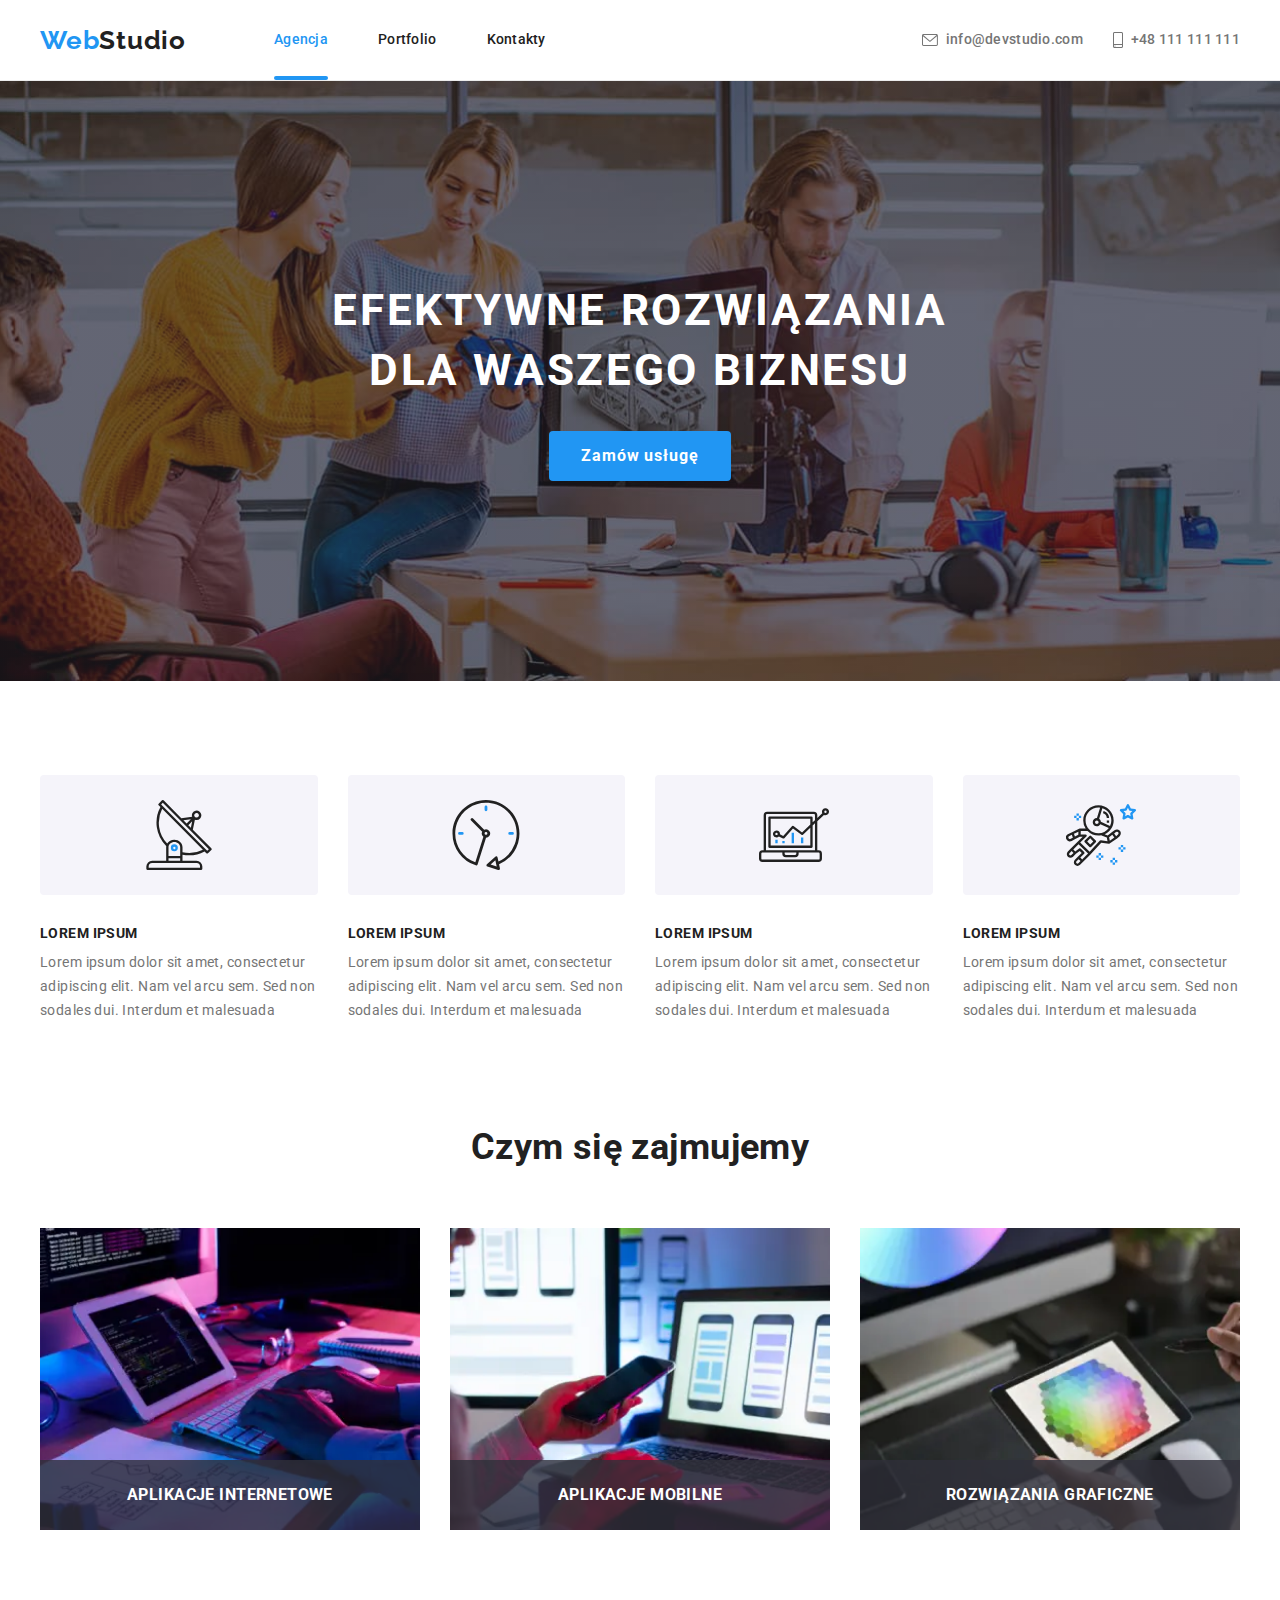
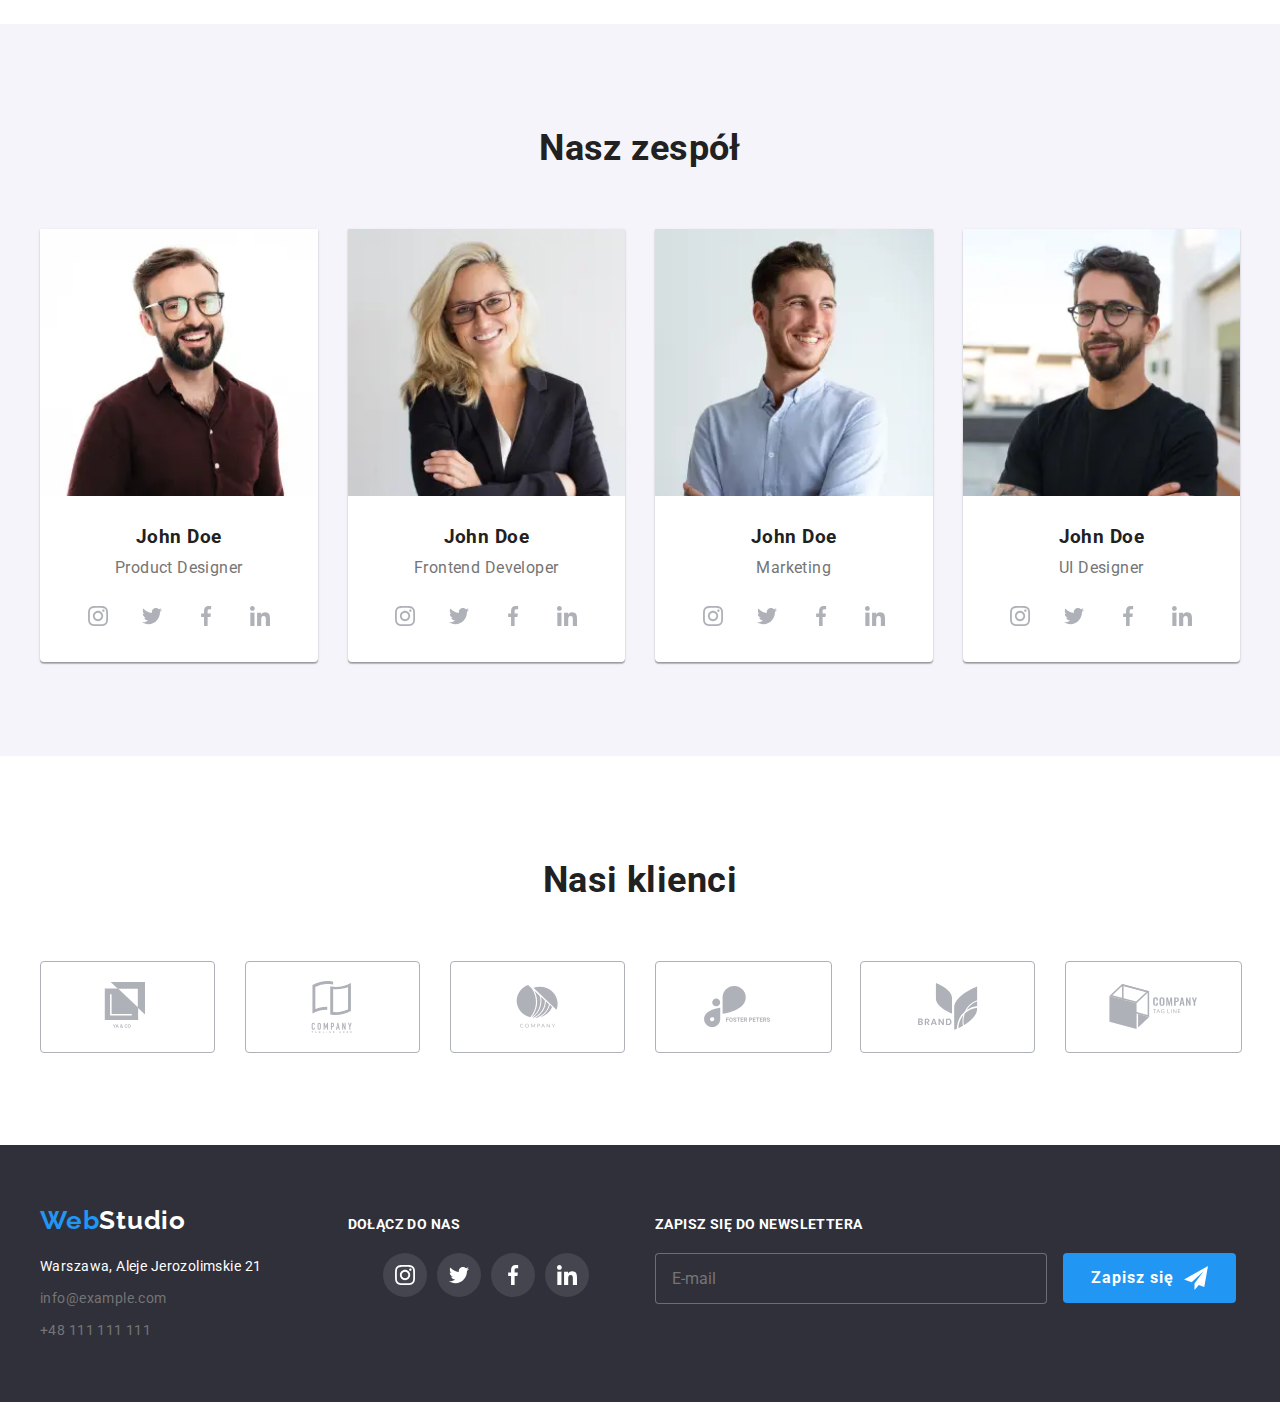
<file: index.html>
<!DOCTYPE html>
<html lang="pl">
  <head>
    <meta charset="UTF-8" />
    <meta http-equiv="X-UA-Compatible" content="IE=edge" />
    <meta name="viewport" content="width=device-width, initial-scale=1.0" />
    <link rel="preconnect" href="https://fonts.googleapis.com" />
    <link rel="preconnect" href="https://fonts.gstatic.com" crossorigin />
    <link
      href="https://fonts.googleapis.com/css2?family=Raleway:wght@700&family=Roboto:wght@400;500;700;900&display=swap"
      rel="stylesheet"
    />
    <link rel="stylesheet" href="css/normalize.css" />
    <link rel="stylesheet" href="css/main.min.css" />
    <title>Studio</title>
  </head>
  <body>
    <!--Header-->
    <header class="header container__header">
      <div class="header__container container">
        <a href="./index.html" class="logo"
          ><span class="logo__text">Web</span
          ><span class="logo__text logo__text--dark">Studio</span></a
        >
        <div class="nav-container">
          <nav class="navigation">
            <ul class="site-nav">
              <li class="site-nav__item">
                <a
                  href="./index.html"
                  class="site-nav__link site-nav__link--current"
                  >Agencja</a
                >
              </li>
              <li class="site-nav__item">
                <a href="./portfolio.html" class="site-nav__link">Portfolio</a>
              </li>
              <li class="site-nav__item">
                <a href="./contacts.html" class="site-nav__link">Kontakty</a>
              </li>
            </ul>
          </nav>
          <address class="header-contacts">
            <a
              href="mailto:info@devstudio.com"
              class="header-contacts__link mail__header-contacts"
            >
              <svg class="header-contacts__icon icon-mail__header">
                <use class="mail" href="./images/icon.svg#icon-koperta"></use>
              </svg>
              <span>info@devstudio.com</span></a
            >
            <a
              href="tel:+48111111111"
              class="header-contacts__link tel__header-contacts"
            >
              <svg class="header-contacts__icon icon-tel__header">
                <use href="./images/icon.svg#icon-smartfon"></use>
              </svg>
              <span>+48 111 111 111</span></a
            >
          </address>
        </div>
        <button
          type="button"
          aria-controls="nav-cont"
          class="btn-menu"
          aria-expanded="false"
          data-menu-button
        >
          <svg
            class="btn-menu__icon"
            width="40"
            height="40"
            aria-label="Przełącznik menu"
          >
            <use
              class="btn-menu__cross"
              href="./images/icon.svg#icon-Wyjcie"
            ></use>
            <use
              class="btn-menu__burger"
              href="./images/icon.svg#icon-menu"
            ></use>
          </svg>
        </button>
      </div>
      <div class="header-menu" id="nav-cont" data-menu>
        <nav class="navigation-menu">
          <ul class="list-menu">
            <li class="list-menu__item">
              <a href="./index.html" class="list-menu__link">Agencja</a>
            </li>
            <li class="list-menu__item">
              <a href="./portfolio.html" class="list-menu__link">Portfolio</a>
            </li>
            <li class="list-menu__item">
              <a href="/contacts.html" class="list-menu__link">Kontakty</a>
            </li>
          </ul>
        </nav>
        <address class="contacts-menu">
          <a
            href="tel:+48111111111"
            class="contacts-menu__link tel__contacts-menu"
          >
            <span>+48 111 111 111</span></a
          >
          <a
            href="mailto:info@devstudio.com"
            class="contacts-menu__link mail__contacts-menu"
          >
            <span>info@devstudio.com</span></a
          >
          <ul class="social-menu">
            <li class="social-menu__item">
              <a class="social-menu__link" href="#">Instagram</a>
            </li>
            <li class="social-menu__item">
              <a class="social-menu__link" href="#">Twitter</a>
            </li>
            <li class="social-menu__item">
              <a class="social-menu__link" href="#">Facebook</a>
            </li>
            <li class="social-menu__item">
              <a class="social-menu__link" href="#">LinkedIn</a>
            </li>
          </ul>
        </address>
      </div>
    </header>

    <main>
      <section class="hero-overlay">
        <div class="hero-wrapper">
          <h1 class="hero-wrapper__title">
            EFEKTYWNE ROZWIĄZANIA DLA WASZEGO BIZNESU
          </h1>
        </div>
        <button type="button" class="hero-btn" data-open-modal>
          Zamów usługę
        </button>
      </section>

      <!-- sekcja1 -->

      <section class="section1">
        <div class="container">
          <h2 class="visually-hidden">LOREM IPSUM</h2>
          <ul class="section1-list">
            <li class="section1-list__item">
              <div class="section1-list__wrap">
                <svg class="section1-list__icon">
                  <use href="./images/icon.svg#icon-antenna"></use>
                </svg>
              </div>
              <h3 class="section1-list__title">LOREM IPSUM</h3>
              <p class="section1-list__text">
                Lorem ipsum dolor sit amet, consectetur adipiscing elit. Nam vel
                arcu sem. Sed non sodales dui. Interdum et malesuada
              </p>
            </li>
            <li class="section1-list__item">
              <div class="section1-list__wrap">
                <svg class="section1-list__icon">
                  <use href="./images/icon.svg#icon-clock"></use>
                </svg>
              </div>
              <h3 class="section1-list__title">LOREM IPSUM</h3>
              <p class="section1-list__text">
                Lorem ipsum dolor sit amet, consectetur adipiscing elit. Nam vel
                arcu sem. Sed non sodales dui. Interdum et malesuada
              </p>
            </li>
            <li class="section1-list__item">
              <div class="section1-list__wrap">
                <svg class="section1-list__icon">
                  <use href="./images/icon.svg#icon-diagram"></use>
                </svg>
              </div>
              <h3 class="section1-list__title">LOREM IPSUM</h3>
              <p class="section1-list__text">
                Lorem ipsum dolor sit amet, consectetur adipiscing elit. Nam vel
                arcu sem. Sed non sodales dui. Interdum et malesuada
              </p>
            </li>
            <li class="section1-list__item">
              <div class="section1-list__wrap">
                <svg class="section1-list__icon">
                  <use href="./images/icon.svg#icon-astronaut"></use>
                </svg>
              </div>
              <h3 class="section1-list__title">LOREM IPSUM</h3>
              <p class="section1-list__text">
                Lorem ipsum dolor sit amet, consectetur adipiscing elit. Nam vel
                arcu sem. Sed non sodales dui. Interdum et malesuada
              </p>
            </li>
          </ul>
        </div>
      </section>

      <!-- section2-->

      <section class="section2 section">
        <div class="container">
          <h2 class="sub-title">Czym się zajmujemy</h2>
          <ul class="section2-items">
            <li class="section2-type">
              <a class="section2-type__link" href="#">
                <picture>
                  <source
                    srcset="
                      ./images/specialization-photo/img1.webp    1x,
                      ./images/specialization-photo/img1@2x.webp 2x
                    "
                    type="image/webp"
                  />
                  <img
                    class="section2-type__photo"
                    srcset="
                      ./images/specialization-photo/img1.jpg    1x,
                      ./images/specialization-photo/img1@2x.jpg 2x
                    "
                    src="./images/specialization-photo/img1.jpg"
                    alt="Czym się zajmujemy"
                    width="370"
                    height="294"
                  />
                </picture>
                <h3 class="section2-type__title">aplikacje internetowe</h3>
              </a>
            </li>
            <li class="section2-type">
              <a class="section2-type__link" href="#">
                <picture>
                  <source
                    srcset="
                      ./images/specialization-photo/img2.webp    1x,
                      ./images/specialization-photo/img2@2x.webp 2x
                    "
                    type="image/webp"
                  />

                  <img
                    class="section2-type__photo"
                    srcset="
                      ./images/specialization-photo/img2.jpg    1x,
                      ./images/specialization-photo/img2@2x.jpg 2x
                    "
                    src="./images/specialization-photo/img2.jpg"
                    alt="Czym się zajmujemy"
                    width="370"
                    height="294"
                  />
                </picture>
                <h3 class="section2-type__title">aplikacje mobilne</h3>
              </a>
            </li>
            <li class="section2-type">
              <a class="section2-type__link" href="#">
                <picture>
                  <source
                    srcset="
                      ./images/specialization-photo/img3.webp    1x,
                      ./images/specialization-photo/img3@2x.webp 2x
                    "
                    type="image/webp"
                  />
                  <img
                    class="specialization-type__photo"
                    srcset="
                      ./images/specialization-photo/img3.jpg    1x,
                      ./images/specialization-photo/img3@2x.jpg 2x
                    "
                    src="./images/specialization-photo/img3.jpg"
                    alt="Czym się zajmujemy"
                    width="370"
                    height="294"
                  />
                </picture>
                <h3 class="section2-type__title">rozwiązania graficzne</h3>
              </a>
            </li>
          </ul>
        </div>
      </section>

      <!-- section3 -->

      <section class="section3 section">
        <div class="container">
          <h2 class="sub-title">Nasz zespół</h2>
          <ul class="section3-items">
            <li class="section3-card">
              <picture>
                <source
                  srcset="
                    ./images/foto-product-designer/product-designer-mobile.webp    1x,
                    ./images/foto-product-designer/product-designer-mobile@2x.webp 2x
                  "
                  media="(max-width: 767px)"
                  type="image/webp"
                />
                <source
                  srcset="
                    ./images/foto-product-designer/product-designer-mobile.jpg    1x,
                    ./images/foto-product-designer/product-designer-mobile@2x.jpg 2x
                  "
                  media="(max-width: 767px)"
                  type="image/jpg"
                />
                <source
                  srcset="
                    ./images/foto-product-designer/product-designer-tablet.webp    1x,
                    ./images/foto-product-designer/product-designer-tablet@2x.webp 2x
                  "
                  media="(min-width: 768px) and (max-width: 1199px)"
                  type="image/webp"
                />
                <source
                  srcset="
                    ./images/foto-product-designer/product-designer-tablet.jpg    1x,
                    ./images/foto-product-designer/product-designer-tablet@2x.jpg 2x
                  "
                  media="(min-width: 768px) and (max-width: 1199px)"
                  type="image/jpg"
                />
                <source
                  srcset="
                    ./images/foto-product-designer/product-designer-laptop.webp 1x
                  "
                  media="(min-width: 1200px)"
                  type="image/webp"
                />
                <source
                  srcset="
                    ./images/foto-product-designer/product-designer-laptop.jpg 1x
                  "
                  media="(min-width: 1200px)"
                  type="image/jpg"
                />
                <img
                  class="section3-card__photo"
                  src="./images/foto-product-designer/product-designer-tablet.jpg"
                  alt="Nasz zespół"
                  width="354"
                  height="374"
                />
              </picture>
              <h3 class="section3-card__name">John Doe</h3>
              <p class="section3-card__function" lang="en">Product Designer</p>
              <ul class="social-networks social-networks--location">
                <li class="social-networks__item">
                  <a class="social-networks__link" href="#">
                    <svg class="social-networks__icon" width="20" height="20">
                      <use href="./images/icon.svg#icon-instagram"></use>
                    </svg>
                  </a>
                </li>
                <li class="social-networks__item">
                  <a class="social-networks__link" href="#">
                    <svg class="social-networks__icon" width="20" height="20">
                      <use href="./images/icon.svg#icon-Tweeter"></use>
                    </svg>
                  </a>
                </li>
                <li class="social-networks__item">
                  <a class="social-networks__link" href="#">
                    <svg class="social-networks__icon" width="20" height="20">
                      <use href="./images/icon.svg#icon-Facebook"></use>
                    </svg>
                  </a>
                </li>
                <li class="social-networks__item">
                  <a class="social-networks__link" href="#">
                    <svg class="social-networks__icon" width="20" height="20">
                      <use href="./images/icon.svg#icon-linkin"></use>
                    </svg>
                  </a>
                </li>
              </ul>
            </li>
            <li class="section3-card">
              <picture>
                <source
                  srcset="
                    ./images/foto-frontend-developer/frontend-developer-mobile.webp    1x,
                    ./images/foto-frontend-developer/frontend-developer-mobile@2x.webp 2x
                  "
                  media="(max-width: 767px)"
                  type="image/webp"
                />
                <source
                  srcset="
                    ./images/foto-frontend-developer/frontend-developer-mobile.jpg    1x,
                    ./images/foto-frontend-developer/frontend-developer-mobile@2x.jpg 2x
                  "
                  media="(max-width: 767px)"
                  type="image/jpg"
                />
                <source
                  srcset="
                    ./images/foto-frontend-developer/frontend-developer-tablet.webp    1x,
                    ./images/foto-frontend-developer/frontend-developer-tablet@2x.webp 2x
                  "
                  media="(min-width: 768px) and (max-width: 1199px)"
                  type="image/webp"
                />
                <source
                  srcset="
                    ./images/foto-frontend-developer/frontend-developer-tablet.jpg    1x,
                    ./images/foto-frontend-developer/frontend-developer-tablet@2x.jpg 2x
                  "
                  media="(min-width: 768px) and (max-width: 1199px)"
                  type="image/jpg"
                />
                <source
                  srcset="
                    ./images/foto-frontend-developer/frontend-developer-laptop.webp 1x
                  "
                  media="(min-width: 1200px)"
                  type="image/webp"
                />
                <source
                  srcset="
                    ./images/foto-frontend-developer/frontend-developer-laptop.jpg 1x
                  "
                  media="(min-width: 1200px)"
                  type="image/jpg"
                />
                <img
                  class="section3-card__photo"
                  src="./images/foto-frontend-developer/frontend-developer-tablet.jpg"
                  alt="Nasz zespół"
                  width="354"
                  height="374"
                />
              </picture>

              <h3 class="section3-card__name">John Doe</h3>
              <p class="section3-card__function" lang="en">
                Frontend Developer
              </p>
              <div class="box-network">
                <ul class="social-networks social-networks--location">
                  <li class="social-networks__item">
                    <a class="social-networks__link" href="#">
                      <svg class="social-networks__icon" width="20" height="20">
                        <use href="./images/icon.svg#icon-instagram"></use>
                      </svg>
                    </a>
                  </li>
                  <li class="social-networks__item">
                    <a class="social-networks__link" href="#">
                      <svg class="social-networks__icon" width="20" height="20">
                        <use href="./images/icon.svg#icon-Tweeter"></use>
                      </svg>
                    </a>
                  </li>
                  <li class="social-networks__item">
                    <a class="social-networks__link" href="#">
                      <svg class="social-networks__icon" width="20" height="20">
                        <use href="./images/icon.svg#icon-Facebook"></use>
                      </svg>
                    </a>
                  </li>
                  <li class="social-networks__item">
                    <a class="social-networks__link" href="#">
                      <svg class="social-networks__icon" width="20" height="20">
                        <use href="./images/icon.svg#icon-linkin"></use>
                      </svg>
                    </a>
                  </li>
                </ul>
              </div>
            </li>
            <li class="section3-card">
              <picture>
                <source
                  srcset="
                    ./images/foto-marketing/marketing-mobile.webp    1x,
                    ./images/foto-marketing/marketing-mobile@2x.webp 2x
                  "
                  media="(max-width: 767px)"
                  type="image/webp"
                />
                <source
                  srcset="
                    ./images/foto-marketing/marketing-mobile.jpg    1x,
                    ./images/foto-marketing/marketing-mobile@2x.jpg 2x
                  "
                  media="(max-width: 767px)"
                  type="image/jpg"
                />
                <source
                  srcset="
                    ./images/foto-marketing/marketing-tablet.webp    1x,
                    ./images/foto-marketing/marketing-tablet@2x.webp 2x
                  "
                  media="(min-width: 768px) and (max-width: 1199px)"
                  type="image/webp"
                />
                <source
                  srcset="
                    ./images/foto-marketing/marketing-tablet.jpg    1x,
                    ./images/foto-marketing/marketing-tablet@2x.jpg 2x
                  "
                  media="(min-width: 768px) and (max-width: 1199px)"
                  type="image/jpg"
                />
                <source
                  srcset="./images/foto-marketing/marketing-laptop.webp 1x"
                  media="(min-width: 1200px)"
                  type="image/webp"
                />
                <source
                  srcset="./images/foto-marketing/marketing-laptop.jpg 1x"
                  media="(min-width: 1200px)"
                  type="image/jpg"
                />
                <img
                  class="section3-card__photo"
                  src="./images/foto-marketing/marketing-tablet.jpg"
                  alt="Nasz zespół"
                  width="354"
                  height="374"
                />
              </picture>
              <h3 class="section3-card__name">John Doe</h3>
              <p class="section3-card__function" lang="en">Marketing</p>
              <div class="box-network">
                <ul class="social-networks social-networks--location">
                  <li class="social-networks__item">
                    <a class="social-networks__link" href="#">
                      <svg class="social-networks__icon" width="20" height="20">
                        <use href="./images/icon.svg#icon-instagram"></use>
                      </svg>
                    </a>
                  </li>
                  <li class="social-networks__item">
                    <a class="social-networks__link" href="#">
                      <svg class="social-networks__icon" width="20" height="20">
                        <use href="./images/icon.svg#icon-Tweeter"></use>
                      </svg>
                    </a>
                  </li>
                  <li class="social-networks__item">
                    <a class="social-networks__link" href="#">
                      <svg class="social-networks__icon" width="20" height="20">
                        <use href="./images/icon.svg#icon-Facebook"></use>
                      </svg>
                    </a>
                  </li>
                  <li class="social-networks__item">
                    <a class="social-networks__link" href="#">
                      <svg class="social-networks__icon" width="20" height="20">
                        <use href="./images/icon.svg#icon-linkin"></use>
                      </svg>
                    </a>
                  </li>
                </ul>
              </div>
            </li>
            <li class="section3-card">
              <picture>
                <source
                  srcset="
                    ./images/foto-ui-designer/ui-designer-mobile.webp    1x,
                    ./images/foto-ui-designer/ui-designer-mobile@2x.webp 2x
                  "
                  media="(max-width: 767px)"
                  type="image/webp"
                />
                <source
                  srcset="
                    ./images/foto-ui-designer/ui-designer-mobile.jpg    1x,
                    ./images/foto-ui-designer/ui-designer-mobile@2x.jpg 2x
                  "
                  media="(max-width: 767px)"
                  type="image/jpg"
                />
                <source
                  srcset="
                    ./images/foto-ui-designer/ui-designer-tablet.webp    1x,
                    ./images/foto-ui-designer/ui-designer-tablet@2x.webp 2x
                  "
                  media="(min-width: 768px) and (max-width: 1199px)"
                  type="image/webp"
                />
                <source
                  srcset="
                    ./images/foto-ui-designer/ui-designer-tablet.jpg    1x,
                    ./images/foto-ui-designer/ui-designer-tablet@2x.jpg 2x
                  "
                  media="(min-width: 768px) and (max-width: 1199px)"
                  type="image/jpg"
                />
                <source
                  srcset="./images/foto-ui-designer/ui-designer-laptop.webp 1x"
                  media="(min-width: 1200px)"
                  type="image/webp"
                />
                <source
                  srcset="./images/foto-ui-designer/ui-designer-laptop.jpg 1x"
                  media="(min-width: 1200px)"
                  type="image/jpg"
                />
                <img
                  class="section3-card__photo"
                  src="./images/foto-ui-designer/ui-designer-tablet.jpg"
                  alt="Nasz zespół"
                  width="354"
                  height="374"
                />
              </picture>
              <h3 class="section3-card__name">John Doe</h3>
              <p class="section3-card__function" lang="en">UI Designer</p>
              <div class="box-network">
                <ul class="social-networks social-networks--location">
                  <li class="social-networks__item">
                    <a class="social-networks__link" href="#">
                      <svg class="social-networks__icon" width="20" height="20">
                        <use href="./images/icon.svg#icon-instagram"></use>
                      </svg>
                    </a>
                  </li>
                  <li class="social-networks__item">
                    <a class="social-networks__link" href="#">
                      <svg class="social-networks__icon" width="20" height="20">
                        <use href="./images/icon.svg#icon-Tweeter"></use>
                      </svg>
                    </a>
                  </li>
                  <li class="social-networks__item">
                    <a class="social-networks__link" href="#">
                      <svg class="social-networks__icon" width="20" height="20">
                        <use href="./images/icon.svg#icon-Facebook"></use>
                      </svg>
                    </a>
                  </li>
                  <li class="social-networks__item">
                    <a class="social-networks__link" href="#">
                      <svg class="social-networks__icon" width="20" height="20">
                        <use href="./images/icon.svg#icon-linkin"></use>
                      </svg>
                    </a>
                  </li>
                </ul>
              </div>
            </li>
          </ul>
        </div>
      </section>

      <!-- section4 -->

      <section class="section4 section">
        <div class="container">
          <h2 class="sub-title">Nasi klienci</h2>
          <ul class="section4-list">
            <li class="section4-list__item">
              <a class="section4-list__link" href="#">
                <svg class="section4-list__icon" width="144" height="49">
                  <use href="./images/icon.svg#icon-company1"></use>
                </svg>
              </a>
            </li>
            <li class="section4-list__item">
              <a class="section4-list__link" href="#">
                <svg class="section4-list__icon" width="170" height="52">
                  <use href="./images/icon.svg#icon-company2"></use>
                </svg>
              </a>
            </li>
            <li class="section4-list__item">
              <a class="section4-list__link" href="#">
                <svg class="section4-list__icon" width="141" height="43">
                  <use href="./images/icon.svg#icon-company3"></use>
                </svg>
              </a>
            </li>
            <li class="section4-list__item">
              <a class="section4-list__link" href="#">
                <svg class="section4-list__icon" width="179.66" height="42.02">
                  <use href="./images/icon.svg#icon-company4"></use>
                </svg>
              </a>
            </li>
            <li class="section4-list__item">
              <a class="section4-list__link" href="#">
                <svg class="section4-list__icon" width="159" height="47">
                  <use href="./images/icon.svg#icon-company5"></use>
                </svg>
              </a>
            </li>
            <li class="section4-list__item">
              <a class="section4-list__link" href="#">
                <svg class="section4-list__icon" width="188.5" height="45.5">
                  <use href="./images/icon.svg#icon-company6"></use>
                </svg>
              </a>
            </li>
          </ul>
        </div>
      </section>
    </main>

    <!--Footer-->

    <footer class="footer">
      <div class="footer-container container">
        <div class="footer-widget">
          <a href="./index.html" class="logo footer__logo"
            ><span class="logo__text">Web</span
            ><span class="logo-text logo__text--white">Studio</span></a
          >
          <address class="address">
            <p class="address__text">Warszawa, Aleje Jerozolimskie 21</p>
            <ul class="contacts-list">
              <li class="contacts-list__item">
                <a class="contacts-list__mail" href="mielto:info@example.com"
                  >info@example.com</a
                >
              </li>
              <li class="contacts-list__item">
                <a class="contacts-list__tel" href="tel:+48111111111"
                  >+48 111 111 111</a
                >
              </li>
            </ul>
          </address>
        </div>
        <div class="footer-widget">
          <b class="footer-title">dołącz do nas</b>
          <ul class="social-networks position__social">
            <li class="social-networks__item">
              <a class="social-networks__link" href="#">
                <svg class="social-networks__icon" width="20" height="20">
                  <use href="./images/icon.svg#icon-instagram"></use>
                </svg>
              </a>
            </li>
            <li class="social-networks__item">
              <a class="social-networks__link" href="#">
                <svg class="social-networks__icon" width="20" height="20">
                  <use href="./images/icon.svg#icon-Tweeter"></use>
                </svg>
              </a>
            </li>
            <li class="social-networks__item">
              <a class="social-networks__link" href="#">
                <svg class="social-networks__icon" width="20" height="20">
                  <use href="./images/icon.svg#icon-Facebook"></use>
                </svg>
              </a>
            </li>
            <li class="social-networks__item">
              <a class="social-networks__link" href="#">
                <svg class="social-networks__icon" width="20" height="20">
                  <use href="./images/icon.svg#icon-linkin"></use>
                </svg>
              </a>
            </li>
          </ul>
        </div>
        <div class="footer-widget">
          <b class="footer-title"> zapisz się do newslettera </b>
          <form class="mailing-form">
            <label>
              <input
                class="mailing-form__input"
                type="email"
                name="email"
                placeholder="E-mail"
                autocomplete="on"
            /></label>
            <button class="mailing-btn" type="submit">
              Zapisz się
              <svg class="mailing-btn__icon" width="24" height="24">
                <use href="./images/icon.svg#icon-send"></use>
              </svg>
            </button>
          </form>
        </div>
      </div>
    </footer>

    <!-- backdrop -->

    <div class="backdrop backdrop--hidden" data-backdrop>
      <div class="modal">
        <button class="btn-close" type="button" data-close-modal>
          <svg class="btn-close__icon" width="18" height="18">
            <use href="./images/icon.svg#icon-Wyjcie"></use>
          </svg>
        </button>
        <form class="form-modal" autocomplete="off">
          <b class="form-modal__call">Zostaw swoje dane w formularzu poniżej</b>
          <div class="form-container">
            <label class="form-lable">
              <span class="form-lable__text">Imię</span>
              <span class="form-lable__wrap">
                <input
                  class="form-lable__input"
                  type="text"
                  name="name"
                  placeholder=" "
                  autocomplete="on"
                />
                <svg class="form-lable__icon" width="18" height="18">
                  <use href="./images/icon.svg#icon-people"></use>
                </svg>
              </span>
            </label>
          </div>
          <div class="form-container">
            <label class="form-lable">
              <span class="form-lable__text"> Telefon</span>
              <span class="form-lable__wrap">
                <input
                  class="form-lable__input"
                  type="tel"
                  name="tel"
                  placeholder=" "
                  autocomplete="on"
                />
                <svg class="form-lable__icon" width="18" height="18">
                  <use href="./images/icon.svg#icon-tel"></use>
                </svg>
              </span>
            </label>
          </div>
          <div class="form-container">
            <label class="form-lable">
              <span class="form-lable__text">Email</span>
              <span class="form-lable__wrap">
                <input
                  class="form-lable__input"
                  type="email"
                  name="email"
                  placeholder=" "
                  autocomplete="on"
                />
                <svg class="form-lable__icon" width="18" height="18">
                  <use href="./images/icon.svg#icon-mail"></use>
                </svg>
              </span>
            </label>
          </div>
          <div class="form-container form-container--indent">
            <label class="form-lable">
              <span class="form-lable__text">Komentarz</span>
              <textarea
                class="form-lable__textarea"
                name="comment"
                rows="6"
                placeholder="Wprowadź tekst"
              ></textarea>
            </label>
          </div>
          <label class="label-check">
            <input
              class="label-check__input visually-hidden"
              type="checkbox"
            /><span
              >Oświadczam, iż akceptuję
              <a class="label-check__link" href="#">Regulamin</a></span
            >
            i
            <span class="label-check__link" href="#">Politykę Prywatności</span
            >.
            <span class="label-check__box"></span>
          </label>
          <button class="btn-submit" type="submit">Wyślij</button>
        </form>
      </div>
    </div>

    <script src="./js/modal.js"></script>
    <script src="./js/menu.js"></script>
  </body>
</html>
</file>
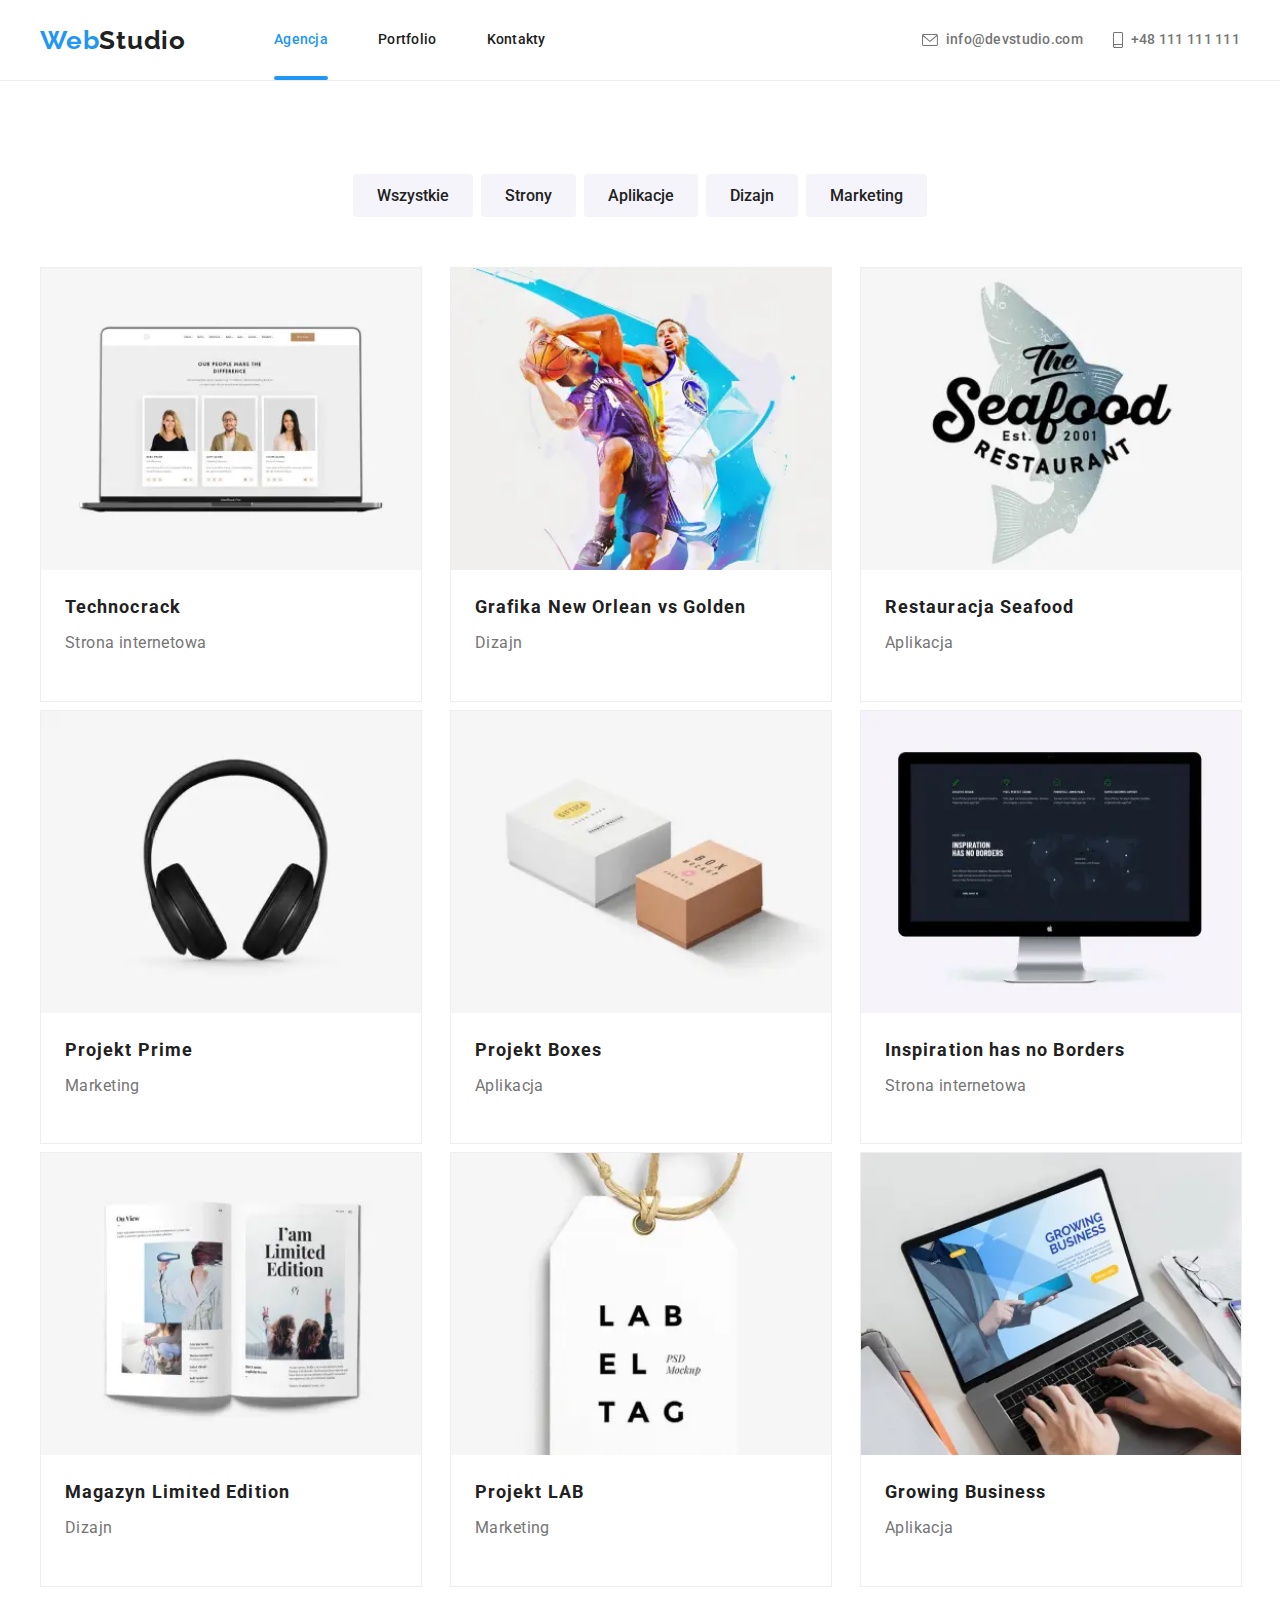
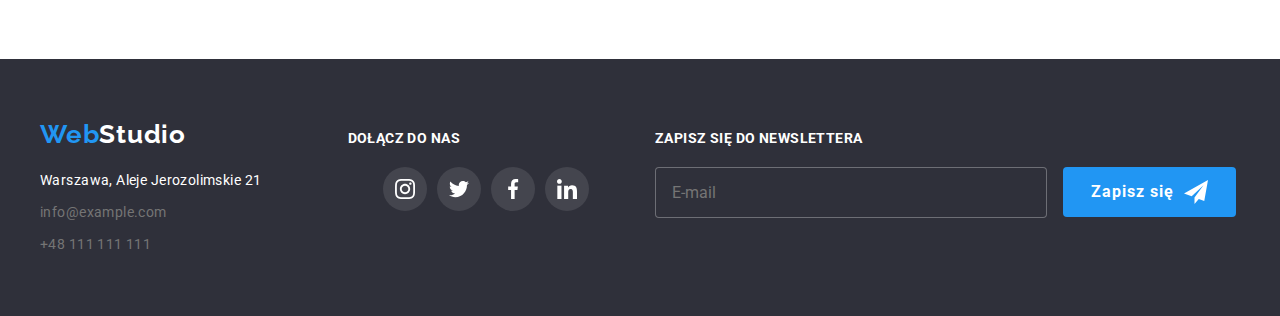
<file: portfolio.html>
<!DOCTYPE html>
<html lang="pl">
  <head>
    <meta charset="UTF-8" />
    <meta http-equiv="X-UA-Compatible" content="IE=edge" />
    <meta name="viewport" content="width=device-width, initial-scale=1.0" />
    <link rel="preconnect" href="https://fonts.googleapis.com" />
    <link rel="preconnect" href="https://fonts.gstatic.com" crossorigin />
    <link
      href="https://fonts.googleapis.com/css2?family=Raleway:wght@700&family=Roboto:wght@400;500;700;900&display=swap"
      rel="stylesheet"
    />
    <link rel="stylesheet" href="css/normalize.css" />
    <link rel="stylesheet" href="css/main.min.css" />
    <title>Portfolio</title>
  </head>

  <body>
    <!--Header-->

    <header class="header container__header">
      <div class="header__container container">
        <a href="./index.html" class="logo"
          ><span class="logo__text">Web</span
          ><span class="logo__text logo__text--dark">Studio</span></a
        >
        <div class="nav-container">
          <nav class="navigation">
            <ul class="site-nav">
              <li class="site-nav__item">
                <a
                  href="./index.html"
                  class="site-nav__link site-nav__link--current"
                  >Agencja</a
                >
              </li>
              <li class="site-nav__item">
                <a href="./portfolio.html" class="site-nav__link">Portfolio</a>
              </li>
              <li class="site-nav__item">
                <a href="./contacts.html" class="site-nav__link">Kontakty</a>
              </li>
            </ul>
          </nav>
          <address class="header-contacts">
            <a
              href="mailto:info@devstudio.com"
              class="header-contacts__link mail__header-contacts"
            >
              <svg class="header-contacts__icon icon-mail__header">
                <use class="mail" href="./images/icon.svg#icon-koperta"></use>
              </svg>
              <span>info@devstudio.com</span></a
            >
            <a
              href="tel:+48111111111"
              class="header-contacts__link tel__header-contacts"
            >
              <svg class="header-contacts__icon icon-tel__header">
                <use href="./images/icon.svg#icon-smartfon"></use>
              </svg>
              <span>+48 111 111 111</span></a
            >
          </address>
        </div>
        <button
          type="button"
          aria-controls="nav-cont"
          class="btn-menu"
          aria-expanded="false"
          data-menu-button
        >
          <svg class="btn-menu__icon" width="40" height="40">
            <use
              class="btn-menu__cross"
              href="./images/icon.svg#icon-cross"
            ></use>
            <use
              class="btn-menu__burger"
              href="./images/icon.svg#icon-menu"
            ></use>
          </svg>
        </button>
      </div>
      <div class="header-menu" id="nav-cont" data-menu>
        <nav class="navigation-menu">
          <ul class="list-menu">
            <li class="list-menu__item">
              <a href="./index.html" class="list-menu__link">Agencja</a>
            </li>
            <li class="list-menu__item">
              <a href="./portfolio.html" class="list-menu__link">Portfolio</a>
            </li>
            <li class="list-menu__item">
              <a href="./contacts.html" class="list-menu__link">Kontakty</a>
            </li>
          </ul>
        </nav>
        <address class="contacts-menu">
          <a
            href="tel:+48111111111"
            class="contacts-menu__link tel__contacts-menu"
          >
            <span>+48 111 111 111</span></a
          >
          <a
            href="mailto:info@devstudio.com"
            class="contacts-menu__link mail__contacts-menu"
          >
            <span>info@devstudio.com</span></a
          >
          <ul class="social-menu">
            <li class="social-menu__item">
              <a class="social-menu__link" href="#">Instagram</a>
            </li>
            <li class="social-menu__item">
              <a class="social-menu__link" href="#">Twitter</a>
            </li>
            <li class="social-menu__item">
              <a class="social-menu__link" href="#">Facebook</a>
            </li>
            <li class="social-menu__item">
              <a class="social-menu__link" href="#">LinkedIn</a>
            </li>
          </ul>
        </address>
      </div>
    </header>

    <!--Main-->

    <main class="portfolio">
      <div class="container">
        <section class="section">
          <ul class="butons-list">
            <li class="butons-list__item">
              <button type="button" class="butons-list__btn">Wszystkie</button>
            </li>
            <li class="butons-list__item">
              <button type="button" class="butons-list__btn">Strony</button>
            </li>
            <li class="butons-list__item">
              <button type="button" class="butons-list__btn">Aplikacje</button>
            </li>
            <li class="butons-list__item">
              <button type="button" class="butons-list__btn">Dizajn</button>
            </li>
            <li class="butons-list__item">
              <button type="button" class="butons-list__btn">Marketing</button>
            </li>
          </ul>
          <ul class="portfolio-list">
            <li class="portfolio-item">
              <a class="portfolio-item__link" href="#">
                <div class="portfolio-item__wrap">
                  <picture>
                    <source
                      srcset="
                        ./images/techno-pig/techno-pig-mobile.webp    1x,
                        ./images/techno-pig/techno-pig-mobile@2x.webp 2x
                      "
                      media="(max-width: 767px)"
                      type="image/webp"
                    />
                    <source
                      srcset="
                        ./images/techno-pig/techno-pig-mobile.jpg    1x,
                        ./images/techno-pig/techno-pig-mobile@2x.jpg 2x
                      "
                      media="(max-width: 767px)"
                      type="image/jpg"
                    />
                    <source
                      srcset="
                        ./images/techno-pig/techno-pig-tablet.webp    1x,
                        ./images/techno-pig/techno-pig-tablet@2x.webp 2x
                      "
                      media="(min-width: 768px) and (max-width: 1199px)"
                      type="image/webp"
                    />
                    <source
                      srcset="
                        ./images/techno-pig/techno-pig-tablet.jpg    1x,
                        ./images/techno-pig/techno-pig-tablet@2x.jpg 2x
                      "
                      media="(min-width: 768px) and (max-width: 1199px)"
                      type="image/jpg"
                    />
                    <source
                      srcset="./images/techno-pig/techno-pig-laptop.webp 1x"
                      media="(min-width: 1200px)"
                      type="image/webp"
                    />
                    <source
                      srcset="./images/techno-pig/techno-pig-laptop.jpg 1x"
                      media="(min-width: 1200px)"
                      type="image/jpg"
                    />
                    <img
                      class="portfolio-item__photo"
                      src="./images/techno-pig/techno-pig-tablet.jpg"
                      alt="Technocrack"
                      width="354"
                      height="294"
                    />
                  </picture>
                  <div class="portfolio-item__overlay">
                    <p class="portfolio-item__info">
                      Technocrack jest popularną platformą wykorzystywaną do
                      rozpowszechniania koronawirusa. Firmy wykorzystują tę
                      platformę do celów szpiegowskich i ataków na
                      niezabezpieczone serwery konkurencji.
                    </p>
                  </div>
                </div>

                <h3 class="portfolio-item__title">Technocrack</h3>
                <p class="portfolio-item__text">Strona internetowa</p>
              </a>
            </li>
            <li class="portfolio-item">
              <a class="portfolio-item__link" href="#">
                <div class="portfolio-item__wrap">
                  <picture>
                    <source
                      srcset="
                        ./images/poster-new-orlean-vs-golden-star/new-orlean-mobile.webp    1x,
                        ./images/poster-new-orlean-vs-golden-star/new-orlean-mobile@2x.webp 2x
                      "
                      media="(max-width: 767px)"
                      type="image/webp"
                    />
                    <source
                      srcset="
                        ./images/poster-new-orlean-vs-golden-star/new-orlean-mobile.jpg    1x,
                        ./images/poster-new-orlean-vs-golden-star/new-orlean-mobile@2x.jpg 2x
                      "
                      media="(max-width: 767px)"
                      type="image/jpg"
                    />
                    <source
                      srcset="
                        ./images/poster-new-orlean-vs-golden-star/new-orlean-tablet.webp    1x,
                        ./images/poster-new-orlean-vs-golden-star/new-orlean-tablet@2x.webp 2x
                      "
                      media="(min-width: 768px) and (max-width: 1199px)"
                      type="image/webp"
                    />
                    <source
                      srcset="
                        ./images/poster-new-orlean-vs-golden-star/new-orlean-tablet.jpg    1x,
                        ./images/poster-new-orlean-vs-golden-star/new-orlean-tablet@2x.jpg 2x
                      "
                      media="(min-width: 768px) and (max-width: 1199px)"
                      type="image/jpg"
                    />
                    <source
                      srcset="
                        ./images/poster-new-orlean-vs-golden-star/new-orlean-laptop.webp 1x
                      "
                      media="(min-width: 1200px)"
                      type="image/webp"
                    />
                    <source
                      srcset="
                        ./images/poster-new-orlean-vs-golden-star/new-orlean-laptop.jpg 1x
                      "
                      media="(min-width: 1200px)"
                      type="image/jpg"
                    />
                    <img
                      class="portfolio-item__photo"
                      src="./images/poster-new-orlean-vs-golden-star/new-orlean-tablet.jpg"
                      alt="Grafika New Orlean vs Golden"
                      width="354"
                      height="294"
                    />
                  </picture>
                  <div class="portfolio-item__overlay">
                    <p class="portfolio-item__info">
                      Technocrack jest popularną platformą wykorzystywaną do
                      rozpowszechniania koronawirusa. Firmy wykorzystują tę
                      platformę do celów szpiegowskich i ataków na
                      niezabezpieczone serwery konkurencji.
                    </p>
                  </div>
                </div>

                <h3 class="portfolio-item__title">
                  Grafika New Orlean vs Golden
                </h3>
                <p class="portfolio-item__text">Dizajn</p>
              </a>
            </li>
            <li class="portfolio-item">
              <a class="portfolio-item__link" href="#">
                <div class="portfolio-item__wrap">
                  <picture>
                    <source
                      srcset="
                        ./images/restaurant-seafood/restaurant-seafood-mobile.webp    1x,
                        ./images/restaurant-seafood/restaurant-seafood-mobile@2x.webp 2x
                      "
                      media="(max-width: 767px)"
                      type="image/webp"
                    />
                    <source
                      srcset="
                        ./images/restaurant-seafood/restaurant-seafood-mobile.jpg    1x,
                        ./images/restaurant-seafood/restaurant-seafood-mobile@2x.jpg 2x
                      "
                      media="(max-width: 767px)"
                      type="image/jpg"
                    />
                    <source
                      srcset="
                        ./images/restaurant-seafood/restaurant-seafood-tablet.webp    1x,
                        ./images/restaurant-seafood/restaurant-seafood-tablet@2x.webp 2x
                      "
                      media="(min-width: 768px) and (max-width: 1199px)"
                      type="image/webp"
                    />
                    <source
                      srcset="
                        ./images/restaurant-seafood/restaurant-seafood-tablet.jpg    1x,
                        ./images/restaurant-seafood/restaurant-seafood-tablet@2x.jpg 2x
                      "
                      media="(min-width: 768px) and (max-width: 1199px)"
                      type="image/jpg"
                    />
                    <source
                      srcset="
                        ./images/restaurant-seafood/restaurant-seafood-laptop.webp 1x
                      "
                      media="(min-width: 1200px)"
                      type="image/webp"
                    />
                    <source
                      srcset="
                        ./images/restaurant-seafood/restaurant-seafood-laptop.jpg 1x
                      "
                      media="(min-width: 1200px)"
                      type="image/jpg"
                    />
                    <img
                      class="portfolio-item__photo"
                      src="./images/restaurant-seafood/restaurant-seafood-tablet.jpg"
                      alt="Restauracja Seafood"
                      width="354"
                      height="294"
                    />
                  </picture>
                  <div class="portfolio-item__overlay">
                    <p class="portfolio-item__info">
                      Technocrack jest popularną platformą wykorzystywaną do
                      rozpowszechniania koronawirusa. Firmy wykorzystują tę
                      platformę do celów szpiegowskich i ataków na
                      niezabezpieczone serwery konkurencji.
                    </p>
                  </div>
                </div>

                <h3 class="portfolio-item__title">Restauracja Seafood</h3>
                <p class="portfolio-item__text">Aplikacja</p>
              </a>
            </li>
            <li class="portfolio-item">
              <a class="portfolio-item__link" href="#">
                <div class="portfolio-item__wrap">
                  <picture>
                    <source
                      srcset="
                        ./images/project-prime/project-prime-mobile.webp    1x,
                        ./images/project-prime/project-prime-mobile@2x.webp 2x
                      "
                      media="(max-width: 767px)"
                      type="image/webp"
                    />
                    <source
                      srcset="
                        ./images/project-prime/project-prime-mobile.jpg    1x,
                        ./images/project-prime/project-prime-mobile@2x.jpg 2x
                      "
                      media="(max-width: 767px)"
                      type="image/jpg"
                    />
                    <source
                      srcset="
                        ./images/project-prime/project-prime-tablet.webp    1x,
                        ./images/project-prime/project-prime-tablet@2x.webp 2x
                      "
                      media="(min-width: 768px) and (max-width: 1199px)"
                      type="image/webp"
                    />
                    <source
                      srcset="
                        ./images/project-prime/project-prime-tablet.jpg    1x,
                        ./images/project-prime/project-prime-tablet@2x.jpg 2x
                      "
                      media="(min-width: 768px) and (max-width: 1199px)"
                      type="image/jpg"
                    />
                    <source
                      srcset="
                        ./images/project-prime/project-prime-laptop.webp 1x
                      "
                      media="(min-width: 1200px)"
                      type="image/webp"
                    />
                    <source
                      srcset="
                        ./images/project-prime/project-prime-laptop.jpg 1x
                      "
                      media="(min-width: 1200px)"
                      type="image/jpg"
                    />
                    <img
                      class="portfolio-item__photo"
                      src="./images/project-prime/project-prime-tablet.jpg"
                      alt="Projekt Prime"
                      width="354"
                      height="294"
                    />
                  </picture>
                  <div class="portfolio-item__overlay">
                    <p class="portfolio-item__info">
                      Technocrack jest popularną platformą wykorzystywaną do
                      rozpowszechniania koronawirusa. Firmy wykorzystują tę
                      platformę do celów szpiegowskich i ataków na
                      niezabezpieczone serwery konkurencji.
                    </p>
                  </div>
                </div>

                <h3 class="portfolio-item__title">Projekt Prime</h3>
                <p class="portfolio-item__text">Marketing</p>
              </a>
            </li>
            <li class="portfolio-item">
              <a class="portfolio-item__link" href="#">
                <div class="portfolio-item__wrap">
                  <picture>
                    <source
                      srcset="
                        ./images/project-boxes/project-boxes-mobile.webp    1x,
                        ./images/project-boxes/project-boxes-mobile@2x.webp 2x
                      "
                      media="(max-width: 767px)"
                      type="image/webp"
                    />
                    <source
                      srcset="
                        ./images/project-boxes/project-boxes-mobile.jpg    1x,
                        ./images/project-boxes/project-boxes-mobile@2x.jpg 2x
                      "
                      media="(max-width: 767px)"
                      type="image/jpg"
                    />
                    <source
                      srcset="
                        ./images/project-boxes/project-boxes-tablet.webp    1x,
                        ./images/project-boxes/project-boxes-tablet@2x.webp 2x
                      "
                      media="(min-width: 768px) and (max-width: 1199px)"
                      type="image/webp"
                    />
                    <source
                      srcset="
                        ./images/project-boxes/project-boxes-tablet.jpg    1x,
                        ./images/project-boxes/project-boxes-tablet@2x.jpg 2x
                      "
                      media="(min-width: 768px) and (max-width: 1199px)"
                      type="image/jpg"
                    />
                    <source
                      srcset="
                        ./images/project-boxes/project-boxes-laptop.webp 1x
                      "
                      media="(min-width: 1200px)"
                      type="image/webp"
                    />
                    <source
                      srcset="
                        ./images/project-boxes/project-boxes-laptop.jpg 1x
                      "
                      media="(min-width: 1200px)"
                      type="image/jpg"
                    />
                    <img
                      class="portfolio-item__photo"
                      src="./images/project-boxes/project-boxes-tablet.jpg"
                      alt="Projekt Boxes"
                      width="354"
                      height="294"
                    />
                  </picture>
                  <div class="portfolio-item__overlay">
                    <p class="portfolio-item__info">
                      Technocrack jest popularną platformą wykorzystywaną do
                      rozpowszechniania koronawirusa. Firmy wykorzystują tę
                      platformę do celów szpiegowskich i ataków na
                      niezabezpieczone serwery konkurencji.
                    </p>
                  </div>
                </div>

                <h3 class="portfolio-item__title">Projekt Boxes</h3>
                <p class="portfolio-item__text">Aplikacja</p>
              </a>
            </li>
            <li class="portfolio-item">
              <a class="portfolio-item__link" href="#">
                <div class="portfolio-item__wrap">
                  <picture>
                    <source
                      srcset="
                        ./images/inspiration-has-no-borders/imginspiration-has-no-borders-mobile.webp    1x,
                        ./images/inspiration-has-no-borders/imginspiration-has-no-borders-mobile@2x.webp 2x
                      "
                      media="(max-width: 767px)"
                      type="image/webp"
                    />
                    <source
                      srcset="
                        ./images/inspiration-has-no-borders/imginspiration-has-no-borders-mobile.jpg    1x,
                        ./images/inspiration-has-no-borders/imginspiration-has-no-borders-mobile@2x.jpg 2x
                      "
                      media="(max-width: 767px)"
                      type="image/jpg"
                    />
                    <source
                      srcset="
                        ./images/inspiration-has-no-borders/imginspiration-has-no-borders-tablet.webp    1x,
                        ./images/inspiration-has-no-borders/imginspiration-has-no-borders-tablet@2x.webp 2x
                      "
                      media="(min-width: 768px) and (max-width: 1199px)"
                      type="image/webp"
                    />
                    <source
                      srcset="
                        ./images/inspiration-has-no-borders/imginspiration-has-no-borders-tablet.jpg    1x,
                        ./images/inspiration-has-no-borders/imginspiration-has-no-borders-tablet@2x.jpg 2x
                      "
                      media="(min-width: 768px) and (max-width: 1199px)"
                      type="image/jpg"
                    />
                    <source
                      srcset="
                        ./images/inspiration-has-no-borders/imginspiration-has-no-borders-laptop.webp 1x
                      "
                      media="(min-width: 1200px)"
                      type="image/webp"
                    />
                    <source
                      srcset="
                        ./images/inspiration-has-no-borders/imginspiration-has-no-borders-laptop.jpg 1x
                      "
                      media="(min-width: 1200px)"
                      type="image/jpg"
                    />
                    <img
                      class="portfolio-item__photo"
                      src="./images/inspiration-has-no-borders/imginspiration-has-no-borders-tablet.jpg"
                      alt="Inspiration has no Borders"
                      width="354"
                      height="294"
                    />
                  </picture>
                  <div class="portfolio-item__overlay">
                    <p class="portfolio-item__info">
                      Technocrack jest popularną platformą wykorzystywaną do
                      rozpowszechniania koronawirusa. Firmy wykorzystują tę
                      platformę do celów szpiegowskich i ataków na
                      niezabezpieczone serwery konkurencji.
                    </p>
                  </div>
                </div>

                <h3 class="portfolio-item__title">
                  Inspiration has no Borders
                </h3>
                <p class="portfolio-item__text">Strona internetowa</p>
              </a>
            </li>
            <li class="portfolio-item">
              <a class="portfolio-item__link" href="#">
                <div class="portfolio-item__wrap">
                  <picture>
                    <source
                      srcset="
                        ./images/limited-edition/limited-edition-mobile.webp    1x,
                        ./images/limited-edition/limited-edition-mobile@2x.webp 2x
                      "
                      media="(max-width: 767px)"
                      type="image/webp"
                    />
                    <source
                      srcset="
                        ./images/limited-edition/limited-edition-mobile.jpg    1x,
                        ./images/limited-edition/limited-edition-mobile@2x.jpg 2x
                      "
                      media="(max-width: 767px)"
                      type="image/jpg"
                    />
                    <source
                      srcset="
                        ./images/limited-edition/limited-edition-tablet.webp    1x,
                        ./images/limited-edition/limited-edition-tablet@2x.webp 2x
                      "
                      media="(min-width: 768px) and (max-width: 1199px)"
                      type="image/webp"
                    />
                    <source
                      srcset="
                        ./images/limited-edition/limited-edition-tablet.jpg    1x,
                        ./images/limited-edition/limited-edition-tablet@2x.jpg 2x
                      "
                      media="(min-width: 768px) and (max-width: 1199px)"
                      type="image/jpg"
                    />
                    <source
                      srcset="
                        ./images/limited-edition/limited-edition-laptop.webp 1x
                      "
                      media="(min-width: 1200px)"
                      type="image/webp"
                    />
                    <source
                      srcset="
                        ./images/limited-edition/limited-edition-laptop.jpg 1x
                      "
                      media="(min-width: 1200px)"
                      type="image/jpg"
                    />
                    <img
                      class="portfolio-item__photo"
                      src="./images/limited-edition/limited-edition-tablet.jpg"
                      alt="Magazyn Limited Edition"
                      width="354"
                      height="294"
                    />
                  </picture>
                  <div class="portfolio-item__overlay">
                    <p class="portfolio-item__info">
                      Technocrack jest popularną platformą wykorzystywaną do
                      rozpowszechniania koronawirusa. Firmy wykorzystują tę
                      platformę do celów szpiegowskich i ataków na
                      niezabezpieczone serwery konkurencji.
                    </p>
                  </div>
                </div>

                <h3 class="portfolio-item__title">Magazyn Limited Edition</h3>
                <p class="portfolio-item__text">Dizajn</p>
              </a>
            </li>
            <li class="portfolio-item">
              <a class="portfolio-item__link" href="#">
                <div class="portfolio-item__wrap">
                  <picture>
                    <source
                      srcset="
                        ./images/project-lab/project-lab-mobile.webp    1x,
                        ./images/project-lab/project-lab-mobile@2x.webp 2x
                      "
                      media="(max-width: 767px)"
                      type="image/webp"
                    />
                    <source
                      srcset="
                        ./images/project-lab/project-lab-mobile.jpg    1x,
                        ./images/project-lab/project-lab-mobile@2x.jpg 2x
                      "
                      media="(max-width: 767px)"
                      type="image/jpg"
                    />
                    <source
                      srcset="
                        ./images/project-lab/project-lab-tablet.webp    1x,
                        ./images/project-lab/project-lab-tablet@2x.webp 2x
                      "
                      media="(min-width: 768px) and (max-width: 1199px)"
                      type="image/webp"
                    />
                    <source
                      srcset="
                        ./images/project-lab/project-lab-tablet.jpg    1x,
                        ./images/project-lab/project-lab-tablet@2x.jpg 2x
                      "
                      media="(min-width: 768px) and (max-width: 1199px)"
                      type="image/jpg"
                    />
                    <source
                      srcset="./images/project-lab/project-lab-laptop.webp 1x"
                      media="(min-width: 1200px)"
                      type="image/webp"
                    />
                    <source
                      srcset="./images/project-lab/project-lab-laptop.jpg 1x"
                      media="(min-width: 1200px)"
                      type="image/jpg"
                    />
                    <img
                      class="portfolio-item__photo"
                      src="./images/project-lab/project-lab-tablet.jpg"
                      alt="Projekt LAB"
                      width="354"
                      height="294"
                    />
                  </picture>

                  <div class="portfolio-item__overlay">
                    <p class="portfolio-item__info">
                      Technocrack jest popularną platformą wykorzystywaną do
                      rozpowszechniania koronawirusa. Firmy wykorzystują tę
                      platformę do celów szpiegowskich i ataków na
                      niezabezpieczone serwery konkurencji.
                    </p>
                  </div>
                </div>
                <h3 class="portfolio-item__title">Projekt LAB</h3>
                <p class="portfolio-item__text">Marketing</p>
              </a>
            </li>
            <li class="portfolio-item">
              <a class="portfolio-item__link" href="#">
                <div class="portfolio-item__wrap">
                  <picture>
                    <source
                      srcset="
                        ./images/growing-business/growing-business-mobile.webp    1x,
                        ./images/growing-business/growing-business-mobile@2x.webp 2x
                      "
                      media="(max-width: 767px)"
                      type="image/webp"
                    />
                    <source
                      srcset="
                        ./images/growing-business/growing-business-mobile.jpg    1x,
                        ./images/growing-business/growing-business-mobile@2x.jpg 2x
                      "
                      media="(max-width: 767px)"
                      type="image/jpg"
                    />
                    <source
                      srcset="
                        ./images/growing-business/growing-business-tablet.webp    1x,
                        ./images/growing-business/growing-business-tablet@2x.webp 2x
                      "
                      media="(min-width: 768px) and (max-width: 1199px)"
                      type="image/webp"
                    />
                    <source
                      srcset="
                        ./images/growing-business/growing-business-tablet.jpg    1x,
                        ./images/growing-business/growing-business-tablet@2x.jpg 2x
                      "
                      media="(min-width: 768px) and (max-width: 1199px)"
                      type="image/jpg"
                    />
                    <source
                      srcset="
                        ./images/growing-business/growing-business-laptop.webp 1x
                      "
                      media="(min-width: 1200px)"
                      type="image/webp"
                    />
                    <source
                      srcset="
                        ./images/growing-business/growing-business-laptop.jpg 1x
                      "
                      media="(min-width: 1200px)"
                      type="image/jpg"
                    />
                    <img
                      class="portfolio-item__photo"
                      src="./images/growing-business/growing-business-tablet.jpg"
                      alt="Growing Business"
                      width="354"
                      height="294"
                    />
                  </picture>
                  <div class="portfolio-item__overlay">
                    <p class="portfolio-item__info">
                      Technocrack jest popularną platformą wykorzystywaną do
                      rozpowszechniania koronawirusa. Firmy wykorzystują tę
                      platformę do celów szpiegowskich i ataków na
                      niezabezpieczone serwery konkurencji.
                    </p>
                  </div>
                </div>

                <h3 class="portfolio-item__title">Growing Business</h3>
                <p class="portfolio-item__text">Aplikacja</p>
              </a>
            </li>
          </ul>
        </section>
      </div>
    </main>

    <!--Footer-->

    <footer class="footer">
      <div class="footer-container container">
        <div class="footer-widget">
          <a href="./index.html" class="logo footer__logo"
            ><span class="logo__text">Web</span
            ><span class="logo-text logo__text--white">Studio</span></a
          >
          <address class="address">
            <p class="address__text">Warszawa, Aleje Jerozolimskie 21</p>
            <ul class="contacts-list">
              <li class="contacts-list__item">
                <a class="contacts-list__mail" href="mielto:info@example.com"
                  >info@example.com</a
                >
              </li>
              <li class="contacts-list__item">
                <a class="contacts-list__tel" href="tel:+48111111111"
                  >+48 111 111 111</a
                >
              </li>
            </ul>
          </address>
        </div>
        <div class="footer-widget">
          <b class="footer-title">dołącz do nas</b>
          <ul class="social-networks position__social">
            <li class="social-networks__item">
              <a class="social-networks__link" href="#">
                <svg class="social-networks__icon" width="20" height="20">
                  <use href="./images/icon.svg#icon-instagram"></use>
                </svg>
              </a>
            </li>
            <li class="social-networks__item">
              <a class="social-networks__link" href="#">
                <svg class="social-networks__icon" width="20" height="20">
                  <use href="./images/icon.svg#icon-Tweeter"></use>
                </svg>
              </a>
            </li>
            <li class="social-networks__item">
              <a class="social-networks__link" href="#">
                <svg class="social-networks__icon" width="20" height="20">
                  <use href="./images/icon.svg#icon-Facebook"></use>
                </svg>
              </a>
            </li>
            <li class="social-networks__item">
              <a class="social-networks__link" href="#">
                <svg class="social-networks__icon" width="20" height="20">
                  <use href="./images/icon.svg#icon-linkin"></use>
                </svg>
              </a>
            </li>
          </ul>
        </div>
        <div class="footer-widget">
          <b class="footer-title"> zapisz się do newslettera </b>
          <form class="mailing-form">
            <label>
              <input
                class="mailing-form__input"
                type="email"
                name="email"
                placeholder="E-mail"
                autocomplete="on"
            /></label>
            <button class="mailing-btn" type="submit">
              Zapisz się
              <svg class="mailing-btn__icon" width="24" height="24">
                <use href="./images/icon.svg#icon-send"></use>
              </svg>
            </button>
          </form>
        </div>
      </div>
    </footer>

    <script src="./js/menu.js"></script>
  </body>
</html>
</file>
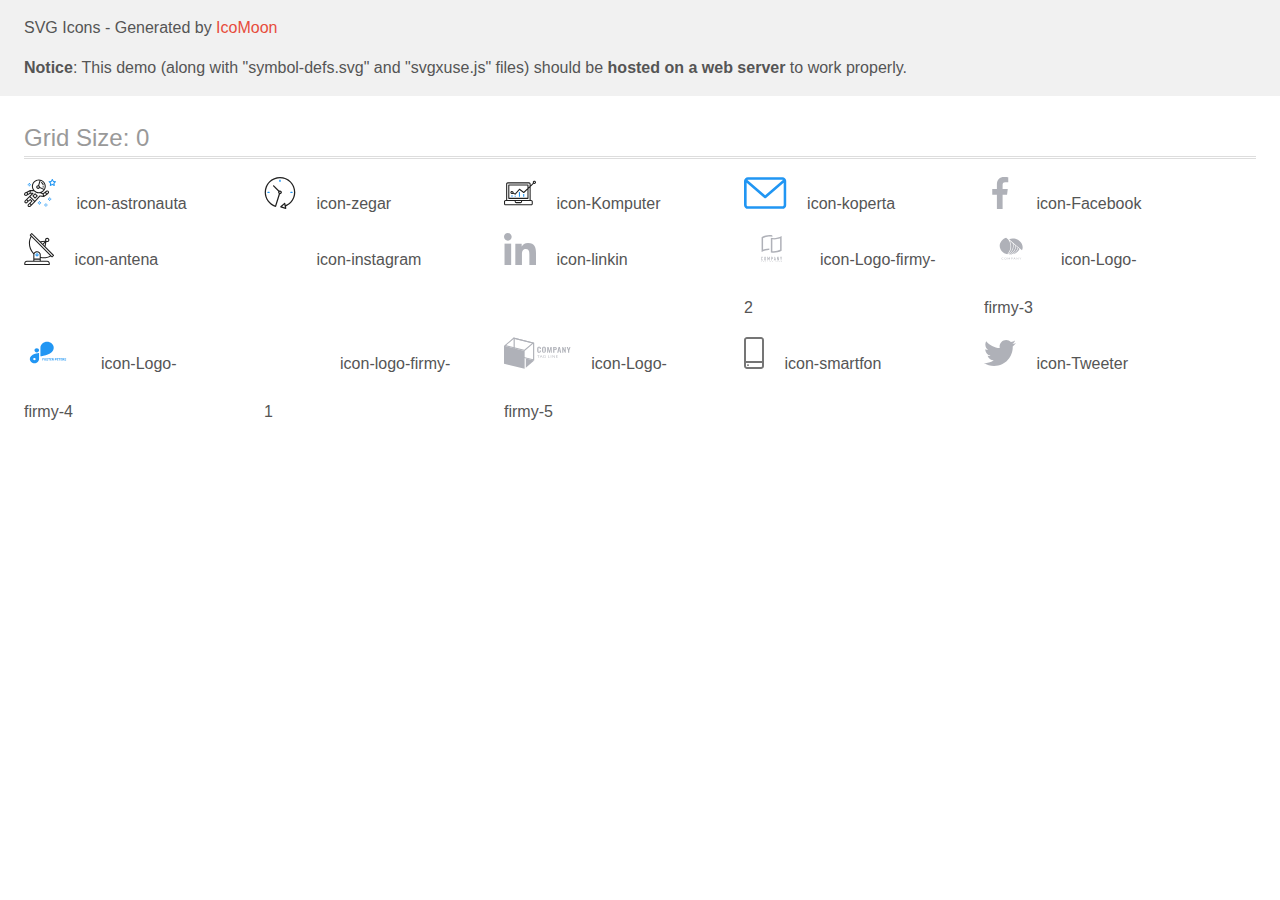
<file: images/icon/demo-external-svg.html>
<!doctype html>
<html>
<head>
    <title>IcoMoon - SVG Icons</title>
    <meta charset="utf-8">
    <meta name="viewport" content="width=device-width, initial-scale=1">
    <link rel="stylesheet" href="demo-files/demo.css">
    <link rel="stylesheet" href="style.css">
</head>
<body>
<header class="bgc1 clearfix">
<div class="mhl">
    <p>SVG Icons - Generated by <a href="https://icomoon.io/app">IcoMoon</a></p><p><strong>Notice</strong>: This demo (along with "symbol-defs.svg" and "svgxuse.js" files) should be <b>hosted on a web server</b> to work properly.</p>
</div>
</header>
    <div class="clearfix mhl ptl">
        <h1 class="mvm mtn fgc1">Grid Size: 0</h1>
        <div class="glyph fs1">
            <div class="clearfix pbs">
                <svg class="icon icon-astronauta"><use xlink:href="symbol-defs.svg#icon-astronauta"></use></svg><span class="name"> icon-astronauta</span>
            </div>
        </div>
        <div class="glyph fs1">
            <div class="clearfix pbs">
                <svg class="icon icon-zegar"><use xlink:href="symbol-defs.svg#icon-zegar"></use></svg><span class="name"> icon-zegar</span>
            </div>
        </div>
        <div class="glyph fs1">
            <div class="clearfix pbs">
                <svg class="icon icon-Komputer"><use xlink:href="symbol-defs.svg#icon-Komputer"></use></svg><span class="name"> icon-Komputer</span>
            </div>
        </div>
        <div class="glyph fs1">
            <div class="clearfix pbs">
                <svg class="icon icon-koperta"><use xlink:href="symbol-defs.svg#icon-koperta"></use></svg><span class="name"> icon-koperta</span>
            </div>
        </div>
        <div class="glyph fs1">
            <div class="clearfix pbs">
                <svg class="icon icon-Facebook"><use xlink:href="symbol-defs.svg#icon-Facebook"></use></svg><span class="name"> icon-Facebook</span>
            </div>
        </div>
        <div class="glyph fs1">
            <div class="clearfix pbs">
                <svg class="icon icon-antena"><use xlink:href="symbol-defs.svg#icon-antena"></use></svg><span class="name"> icon-antena</span>
            </div>
        </div>
        <div class="glyph fs1">
            <div class="clearfix pbs">
                <svg class="icon icon-instagram"><use xlink:href="symbol-defs.svg#icon-instagram"></use></svg><span class="name"> icon-instagram</span>
            </div>
        </div>
        <div class="glyph fs1">
            <div class="clearfix pbs">
                <svg class="icon icon-linkin"><use xlink:href="symbol-defs.svg#icon-linkin"></use></svg><span class="name"> icon-linkin</span>
            </div>
        </div>
        <div class="glyph fs1">
            <div class="clearfix pbs">
                <svg class="icon icon-Logo-firmy-2"><use xlink:href="symbol-defs.svg#icon-Logo-firmy-2"></use></svg><span class="name"> icon-Logo-firmy-2</span>
            </div>
        </div>
        <div class="glyph fs1">
            <div class="clearfix pbs">
                <svg class="icon icon-Logo-firmy-3"><use xlink:href="symbol-defs.svg#icon-Logo-firmy-3"></use></svg><span class="name"> icon-Logo-firmy-3</span>
            </div>
        </div>
        <div class="glyph fs1">
            <div class="clearfix pbs">
                <svg class="icon icon-Logo-firmy-4"><use xlink:href="symbol-defs.svg#icon-Logo-firmy-4"></use></svg><span class="name"> icon-Logo-firmy-4</span>
            </div>
        </div>
        <div class="glyph fs1">
            <div class="clearfix pbs">
                <svg class="icon icon-logo-firmy-1"><use xlink:href="symbol-defs.svg#icon-logo-firmy-1"></use></svg><span class="name"> icon-logo-firmy-1</span>
            </div>
        </div>
        <div class="glyph fs1">
            <div class="clearfix pbs">
                <svg class="icon icon-Logo-firmy-5"><use xlink:href="symbol-defs.svg#icon-Logo-firmy-5"></use></svg><span class="name"> icon-Logo-firmy-5</span>
            </div>
        </div>
        <div class="glyph fs1">
            <div class="clearfix pbs">
                <svg class="icon icon-smartfon"><use xlink:href="symbol-defs.svg#icon-smartfon"></use></svg><span class="name"> icon-smartfon</span>
            </div>
        </div>
        <div class="glyph fs1">
            <div class="clearfix pbs">
                <svg class="icon icon-Tweeter"><use xlink:href="symbol-defs.svg#icon-Tweeter"></use></svg><span class="name"> icon-Tweeter</span>
            </div>
        </div>
  </div>
<script defer src="svgxuse.js"></script>
</body>
</html>
</file>
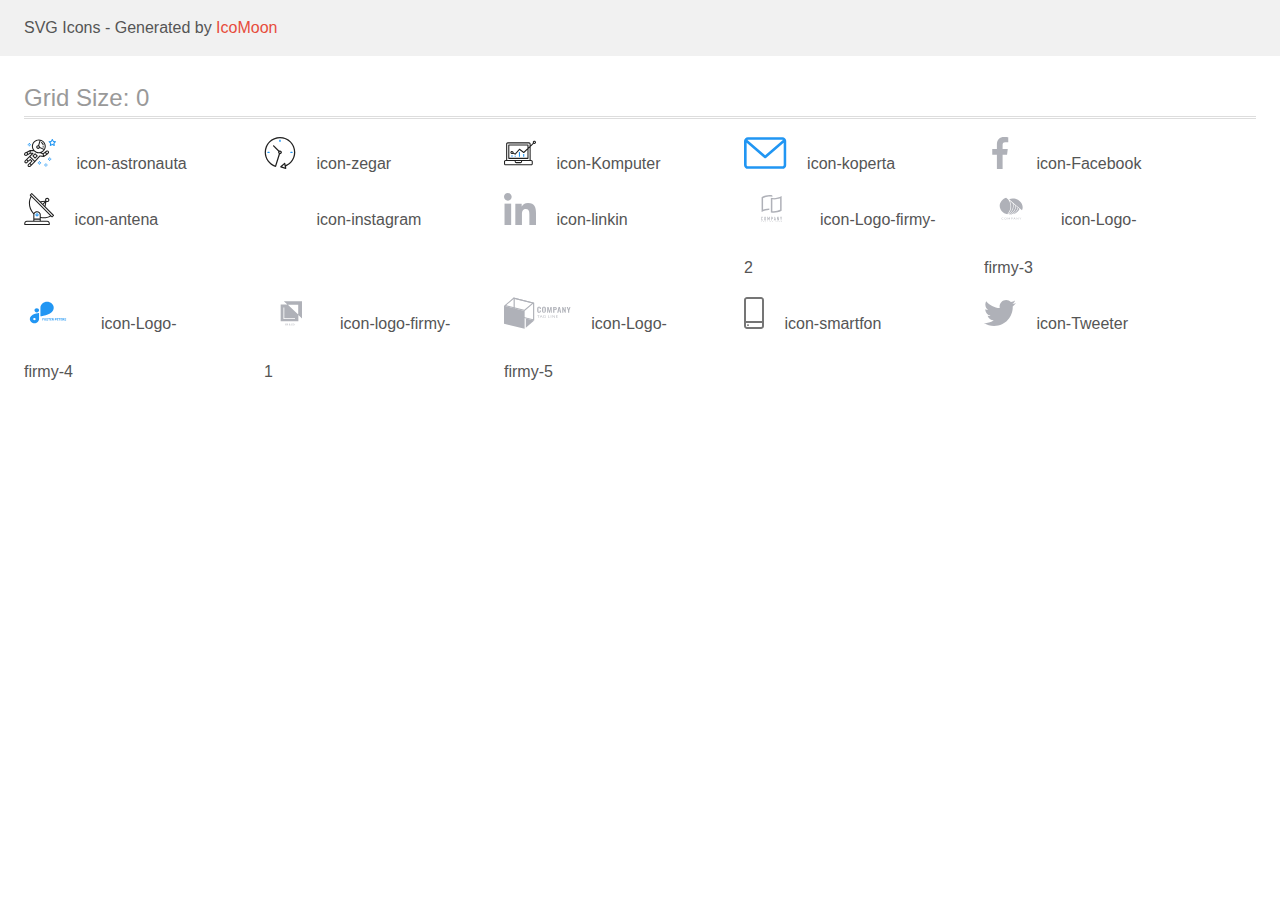
<file: images/icon/demo.html>
<!doctype html>
<html>
<head>
    <title>IcoMoon - SVG Icons</title>
    <meta charset="utf-8">
    <meta name="viewport" content="width=device-width, initial-scale=1">
    <link rel="stylesheet" href="demo-files/demo.css">
    <link rel="stylesheet" href="style.css">
</head>
<body>
<svg aria-hidden="true" style="position: absolute; width: 0; height: 0; overflow: hidden;" version="1.1" xmlns="http://www.w3.org/2000/svg" xmlns:xlink="http://www.w3.org/1999/xlink">
<defs>
<symbol id="icon-astronauta" viewBox="0 0 32 32">
<path fill="#2196f3" style="fill: var(--color1, #2196f3)" d="M31.974 4.524c-0.063-0.193-0.229-0.333-0.43-0.363l-1.91-0.278-0.855-1.731c-0.179-0.365-0.777-0.365-0.956 0l-0.855 1.731-1.91 0.278c-0.201 0.029-0.367 0.17-0.431 0.363-0.062 0.193-0.011 0.405 0.135 0.547l1.383 1.348-0.326 1.903c-0.034 0.2 0.048 0.402 0.212 0.522 0.166 0.121 0.382 0.135 0.562 0.040l1.709-0.899 1.709 0.899c0.078 0.041 0.164 0.061 0.249 0.061 0.11 0 0.221-0.034 0.314-0.102 0.164-0.119 0.246-0.322 0.212-0.522l-0.326-1.903 1.383-1.348c0.145-0.142 0.197-0.354 0.135-0.547zM29.511 5.851c-0.125 0.122-0.183 0.299-0.153 0.472l0.191 1.114-1-0.526c-0.078-0.041-0.163-0.061-0.249-0.061s-0.17 0.020-0.249 0.061l-1.001 0.526 0.191-1.114c0.030-0.173-0.028-0.349-0.153-0.472l-0.81-0.789 1.119-0.163c0.174-0.025 0.324-0.134 0.402-0.292l0.5-1.013 0.5 1.013c0.078 0.157 0.228 0.267 0.402 0.292l1.119 0.163-0.809 0.789z"></path>
<path fill="#2196f3" style="fill: var(--color1, #2196f3)" d="M26.134 20.522h-1.067v1.067h1.067v-1.067z"></path>
<path fill="#2196f3" style="fill: var(--color1, #2196f3)" d="M26.134 22.656h-1.067v1.067h1.067v-1.067z"></path>
<path fill="#2196f3" style="fill: var(--color1, #2196f3)" d="M27.2 21.589h-1.067v1.067h1.067v-1.067z"></path>
<path fill="#2196f3" style="fill: var(--color1, #2196f3)" d="M25.067 21.589h-1.067v1.067h1.067v-1.067z"></path>
<path fill="#2196f3" style="fill: var(--color1, #2196f3)" d="M22.4 26.389h-1.067v1.067h1.067v-1.067z"></path>
<path fill="#2196f3" style="fill: var(--color1, #2196f3)" d="M22.4 28.522h-1.067v1.067h1.067v-1.067z"></path>
<path fill="#2196f3" style="fill: var(--color1, #2196f3)" d="M23.467 27.456h-1.067v1.067h1.067v-1.067z"></path>
<path fill="#2196f3" style="fill: var(--color1, #2196f3)" d="M21.333 27.456h-1.067v1.067h1.067v-1.067z"></path>
<path fill="#2196f3" style="fill: var(--color1, #2196f3)" d="M16 24.256h-1.067v1.067h1.067v-1.067z"></path>
<path fill="#2196f3" style="fill: var(--color1, #2196f3)" d="M16 26.389h-1.067v1.067h1.067v-1.067z"></path>
<path fill="#2196f3" style="fill: var(--color1, #2196f3)" d="M17.067 25.322h-1.067v1.067h1.067v-1.067z"></path>
<path fill="#2196f3" style="fill: var(--color1, #2196f3)" d="M14.933 25.322h-1.067v1.067h1.067v-1.067z"></path>
<path fill="#2196f3" style="fill: var(--color1, #2196f3)" d="M5.867 6.122h-1.067v1.067h1.067v-1.067z"></path>
<path fill="#2196f3" style="fill: var(--color1, #2196f3)" d="M5.867 8.255h-1.067v1.067h1.067v-1.067z"></path>
<path fill="#2196f3" style="fill: var(--color1, #2196f3)" d="M6.933 7.189h-1.067v1.067h1.067v-1.067z"></path>
<path fill="#2196f3" style="fill: var(--color1, #2196f3)" d="M4.8 7.189h-1.067v1.067h1.067v-1.067z"></path>
<path fill="#212121" style="fill: var(--color2, #212121)" d="M24.715 14.159c-0.287-0.388-0.709-0.637-1.188-0.705-0.481-0.068-0.956 0.058-1.34 0.352l-1.252 0.96-1.898 1.417-1.358-0.541c2.421-1.086 4.114-3.508 4.114-6.32 0-3.823-3.123-6.933-6.961-6.933s-6.961 3.11-6.961 6.933c0 1.386 0.414 2.674 1.12 3.758l-2.764-0.024c-0.002 0-0.003 0-0.005 0-0.009 0-0.015 0.004-0.023 0.005-0.053 0.002-0.105 0.013-0.155 0.031-0.013 0.005-0.026 0.008-0.038 0.013-0.006 0.003-0.013 0.003-0.019 0.006l-3.233 1.596c-0.001 0-0.001 0-0.001 0.001l-1.893 0.911c-0.021 0.009-0.042 0.021-0.063 0.035-0.755 0.502-1.012 1.489-0.598 2.295 0.22 0.429 0.595 0.745 1.056 0.889 0.178 0.055 0.359 0.083 0.539 0.083 0.29 0 0.577-0.071 0.839-0.211l1.388-0.738 2.264-1.169 1.357-0.008-5.442 5.416c-0.001 0.001-0.001 0.001-0.002 0.001l-1.339 1.333c-0.316 0.315-0.49 0.732-0.49 1.178s0.174 0.863 0.49 1.179c0.325 0.323 0.752 0.485 1.179 0.485s0.854-0.162 1.18-0.485l1.314-1.309 1.741-1.3 0.901 0.897-1.762 1.754c-0 0.001-0.001 0.001-0.002 0.001l-1.339 1.333c-0.316 0.315-0.49 0.732-0.49 1.178s0.174 0.863 0.49 1.179c0.325 0.323 0.753 0.485 1.18 0.485s0.855-0.162 1.18-0.485l3.482-3.467c0.001-0.001 0.001-0.001 0.001-0.002l1.010-1-0.004-0.004c0.006-0.006 0.015-0.009 0.022-0.015l5.166-5.658 3.471 0.494c0.025 0.004 0.050 0.005 0.075 0.005 0.065 0 0.127-0.015 0.187-0.038 0.018-0.006 0.033-0.015 0.050-0.023 0.019-0.010 0.039-0.015 0.058-0.027l3.213-2.133c0.012-0.008 0.018-0.021 0.029-0.029 0.013-0.010 0.029-0.014 0.041-0.026l1.271-1.191c0.662-0.62 0.753-1.635 0.212-2.362zM2.13 17.77c-0.173 0.093-0.37 0.111-0.558 0.052-0.187-0.058-0.338-0.186-0.427-0.358-0.161-0.314-0.068-0.695 0.214-0.902l1.314-0.632 0.449 1.313-0.992 0.527zM5.628 15.942l-1.548 0.8-0.439-1.283 2.027-1.001-0.040 1.484zM20.727 9.322c0 0.918-0.219 1.785-0.599 2.559l-4.181-1.899c-0.044-0.573-0.341-1.075-0.788-1.388l1.464-4.86c2.378 0.756 4.105 2.974 4.105 5.588zM8.938 9.322c0-3.235 2.644-5.867 5.894-5.867 0.253 0 0.5 0.021 0.745 0.052l-1.432 4.754c-0.019-0.001-0.037-0.006-0.057-0.006-1.033 0-1.873 0.837-1.873 1.867s0.84 1.867 1.873 1.867c0.694 0 1.294-0.383 1.618-0.945l3.862 1.755c-1.075 1.446-2.795 2.39-4.737 2.39-3.25 0-5.894-2.632-5.894-5.867zM14.894 10.122c0 0.441-0.362 0.8-0.806 0.8s-0.806-0.359-0.806-0.8c0-0.441 0.362-0.8 0.806-0.8s0.806 0.359 0.806 0.8zM2.465 25.146c-0.236 0.234-0.619 0.234-0.854 0.001-0.114-0.114-0.176-0.263-0.176-0.423s0.062-0.309 0.176-0.421l0.962-0.959 0.851 0.848-0.959 0.955zM5.679 28.88c-0.236 0.234-0.619 0.235-0.855 0.001-0.114-0.114-0.176-0.263-0.176-0.423s0.062-0.309 0.176-0.421l0.963-0.959 0.852 0.848-0.96 0.955zM9.16 25.411c-0.001 0-0.001 0-0.002 0.001l-1.765 1.76-0.852-0.848 1.763-1.755c0 0 0 0 0-0s0.001-0.001 0.002-0.001c0.040-0.040 0.065-0.088 0.090-0.135 0.007-0.014 0.020-0.026 0.026-0.040 0.017-0.041 0.019-0.085 0.026-0.129 0.003-0.025 0.014-0.047 0.014-0.073 0-0.036-0.013-0.070-0.020-0.106-0.006-0.032-0.006-0.065-0.019-0.095-0.020-0.050-0.055-0.094-0.091-0.138-0.010-0.012-0.014-0.027-0.025-0.038 0 0 0 0-0.001 0s-0.001-0.002-0.001-0.002l-1.607-1.6c-0.017-0.017-0.039-0.024-0.058-0.038-0.028-0.022-0.055-0.042-0.087-0.058-0.030-0.015-0.061-0.024-0.093-0.033-0.034-0.010-0.067-0.017-0.103-0.020-0.033-0.002-0.063 0.001-0.095 0.005-0.036 0.004-0.069 0.009-0.104 0.020-0.034 0.011-0.063 0.027-0.094 0.045-0.020 0.011-0.042 0.015-0.061 0.029l-1.773 1.324-0.901-0.897 2.399-2.386 4.361 4.289-0.928 0.919zM15.979 18.394c-0.015-0.002-0.030 0.004-0.045 0.003-0.039-0.002-0.076 0.001-0.115 0.007-0.030 0.005-0.059 0.011-0.088 0.021-0.034 0.012-0.065 0.028-0.097 0.047-0.030 0.018-0.057 0.037-0.083 0.061-0.013 0.011-0.028 0.017-0.040 0.029l-4.698 5.146-4.328-4.257 2.833-2.818c0.209-0.208 0.21-0.546 0.002-0.755-0.105-0.105-0.243-0.157-0.381-0.156v-0.001l-2.219 0.013 0.028-1.607 3.104 0.027c1.265 1.294 3.029 2.101 4.981 2.101 0.437 0 0.864-0.045 1.279-0.123 0.040 0.032 0.079 0.065 0.13 0.085l2.41 0.96 0.152 0.758 0.178 0.885-3.003-0.427zM20.020 18.572l-0.313-1.558 1.446-1.080 0.947 1.257-2.080 1.381zM23.774 15.741l-0.838 0.785-0.931-1.236 0.831-0.637c0.155-0.119 0.351-0.168 0.543-0.143 0.193 0.027 0.364 0.128 0.48 0.284 0.217 0.292 0.18 0.699-0.085 0.947z"></path>
<path fill="#212121" style="fill: var(--color2, #212121)" d="M13.602 18.544l-2.143-2.133c-0.207-0.207-0.545-0.207-0.753 0l-2.142 2.133c-0.1 0.101-0.157 0.236-0.157 0.378s0.056 0.278 0.157 0.378l2.142 2.133c0.104 0.103 0.241 0.155 0.377 0.155s0.273-0.052 0.376-0.155l2.143-2.133c0.1-0.1 0.157-0.236 0.157-0.378s-0.057-0.278-0.157-0.378zM11.083 20.303l-1.387-1.381 1.387-1.381 1.387 1.381-1.387 1.381z"></path>
<path fill="#212121" style="fill: var(--color2, #212121)" d="M17.164 5.071l-0.258 1.036c0.071 0.018 1.738 0.452 1.738 2.149h1.067c-0-2.017-1.666-2.965-2.547-3.185z"></path>
<path fill="#212121" style="fill: var(--color2, #212121)" d="M19.711 9.322h-1.067v1.067h1.067v-1.067z"></path>
</symbol>
<symbol id="icon-zegar" viewBox="0 0 32 32">
<path fill="#212121" style="fill: var(--color2, #212121)" d="M31.297 15.301c-0.002-8.452-6.855-15.303-15.308-15.301s-15.303 6.855-15.301 15.308c0.001 6.658 4.307 12.551 10.649 14.576 0.061 0.019 0.124 0.029 0.187 0.029 0.121-0 0.239-0.032 0.342-0.094 0.135-0.080 0.236-0.207 0.283-0.356l3.865-12.25c1.057-0.005 1.909-0.866 1.903-1.923s-0.866-1.909-1.923-1.903c-0.284 0.001-0.565 0.067-0.82 0.191l-5.106-5.107c-0.253-0.245-0.657-0.238-0.902 0.016-0.239 0.247-0.239 0.639 0 0.886l5.103 5.109c-0.392 0.799-0.168 1.764 0.536 2.309l-3.683 11.673c-7.278-2.681-11.004-10.754-8.323-18.032s10.754-11.004 18.032-8.323 11.004 10.754 8.323 18.032c-1.31 3.556-4.001 6.431-7.462 7.973l-0.398-1.874c-0.073-0.344-0.411-0.565-0.756-0.492-0.109 0.023-0.209 0.074-0.292 0.148l-3.837 3.426c-0.263 0.234-0.287 0.637-0.052 0.9 0.076 0.085 0.174 0.149 0.283 0.184l4.899 1.563c0.335 0.108 0.694-0.077 0.802-0.412 0.034-0.106 0.040-0.219 0.017-0.328l-0.391-1.839c5.664-2.388 9.342-7.942 9.329-14.089v0zM15.992 14.664c0.352 0 0.638 0.286 0.638 0.638s-0.286 0.638-0.638 0.638c-0.352 0-0.638-0.285-0.638-0.638s0.285-0.638 0.638-0.638zM18.093 29.528l2.184-1.948 0.603 2.84-2.787-0.892z"></path>
<path fill="#2196f3" style="fill: var(--color1, #2196f3)" d="M15.354 3.185v1.275c0 0.352 0.285 0.638 0.638 0.638s0.638-0.285 0.638-0.638v-1.275c0-0.352-0.286-0.638-0.638-0.638s-0.638 0.286-0.638 0.638z"></path>
<path fill="#2196f3" style="fill: var(--color1, #2196f3)" d="M3.876 14.664c-0.352 0-0.638 0.286-0.638 0.638s0.285 0.638 0.638 0.638h1.275c0.352 0 0.638-0.285 0.638-0.638s-0.285-0.638-0.638-0.638h-1.275z"></path>
<path fill="#2196f3" style="fill: var(--color1, #2196f3)" d="M28.108 15.939c0.352 0 0.638-0.285 0.638-0.638s-0.285-0.638-0.638-0.638h-1.275c-0.352 0-0.638 0.286-0.638 0.638s0.286 0.638 0.638 0.638h1.275z"></path>
</symbol>
<symbol id="icon-Komputer" viewBox="0 0 32 32">
<path fill="#2196f3" style="fill: var(--color1, #2196f3)" d="M14.926 14.965h1.066v4.798h-1.066v-4.797z"></path>
<path fill="#2196f3" style="fill: var(--color1, #2196f3)" d="M19.19 17.097h1.066v2.665h-1.066v-2.665z"></path>
<path fill="#2196f3" style="fill: var(--color1, #2196f3)" d="M10.661 18.696h1.066v1.066h-1.066v-1.066z"></path>
<path fill="#2196f3" style="fill: var(--color1, #2196f3)" d="M7.463 18.163h1.066v1.599h-1.066v-1.599z"></path>
<path fill="#212121" style="fill: var(--color2, #212121)" d="M1.599 28.291h25.587c0.883 0 1.599-0.716 1.599-1.599v-2.132c0-0.883-0.716-1.599-1.599-1.599h-0.533v-13.293l3.028-2.868c0.703 0.346 1.553 0.136 2.013-0.499s0.396-1.508-0.152-2.068-1.42-0.644-2.065-0.198c-0.644 0.446-0.873 1.292-0.542 2.002l-2.281 2.163v-1.23c0-0.883-0.716-1.599-1.599-1.599h-21.322c-0.883 0-1.599 0.716-1.599 1.599v15.992h-0.533c-0.883 0-1.599 0.716-1.599 1.599v2.132c0 0.883 0.716 1.599 1.599 1.599zM30.384 4.837c0.294 0 0.533 0.239 0.533 0.533s-0.239 0.533-0.533 0.533c-0.294 0-0.533-0.239-0.533-0.533s0.239-0.533 0.533-0.533zM3.198 6.969c0-0.294 0.239-0.533 0.533-0.533h21.322c0.294 0 0.533 0.239 0.533 0.533v2.239l-1.066 1.013v-2.186c0-0.294-0.239-0.533-0.533-0.533h-19.19c-0.294 0-0.533 0.239-0.533 0.533v13.326c0 0.294 0.239 0.533 0.533 0.533h19.19c0.294 0 0.533-0.239 0.533-0.533v-9.674l1.066-1.010v12.284h-22.388v-15.992zM7.996 13.899c-0.721-0.002-1.354 0.478-1.546 1.174s0.105 1.433 0.725 1.801c0.62 0.368 1.41 0.276 1.928-0.226l1.853 0.93c0.215 0.108 0.476 0.057 0.636-0.123l3.939-4.431 3.872 2.901c0.208 0.156 0.498 0.139 0.686-0.039l3.365-3.188v8.131h-18.124v-12.26h18.124v2.66l-3.771 3.572-3.904-2.927c-0.222-0.166-0.534-0.135-0.718 0.072l-3.993 4.493-1.493-0.746c0.011-0.064 0.018-0.129 0.020-0.193 0-0.883-0.716-1.599-1.599-1.599zM8.529 15.498c0 0.294-0.239 0.533-0.533 0.533s-0.533-0.239-0.533-0.533c0-0.294 0.239-0.533 0.533-0.533s0.533 0.239 0.533 0.533zM11.727 24.026h5.331v0.533c0 0.294-0.239 0.533-0.533 0.533h-4.264c-0.294 0-0.533-0.239-0.533-0.533v-0.533zM1.066 24.56c0-0.294 0.239-0.533 0.533-0.533h9.062v0.533c0 0.883 0.716 1.599 1.599 1.599h4.264c0.883 0 1.599-0.716 1.599-1.599v-0.533h9.062c0.294 0 0.533 0.239 0.533 0.533v2.132c0 0.294-0.239 0.533-0.533 0.533h-25.587c-0.294 0-0.533-0.239-0.533-0.533v-2.132z"></path>
</symbol>
<symbol id="icon-koperta" viewBox="0 0 43 32">
<path fill="#2196f3" style="fill: var(--color1, #2196f3)" d="M38.667 0h-34.667c-2.206 0-4 1.794-4 4v24c0 2.206 1.794 4 4 4h34.667c2.206 0 4-1.794 4-4v-24c0-2.206-1.794-4-4-4zM38.667 2.667c0.181 0 0.353 0.038 0.511 0.103l-17.844 15.466-17.844-15.466c0.158-0.066 0.33-0.103 0.511-0.103h34.667zM38.667 29.333h-34.667c-0.736 0-1.333-0.598-1.333-1.333v-22.413l17.793 15.421c0.251 0.217 0.563 0.326 0.874 0.326s0.622-0.108 0.874-0.326l17.793-15.421v22.413c0 0.736-0.598 1.333-1.333 1.333z"></path>
</symbol>
<symbol id="icon-Facebook" viewBox="0 0 32 32">
<path fill="#afb1b8" style="fill: var(--color3, #afb1b8)" d="M21.329 5.313h2.921v-5.088c-0.504-0.069-2.237-0.225-4.256-0.225-4.212 0-7.097 2.649-7.097 7.519v4.481h-4.648v5.688h4.648v14.312h5.699v-14.311h4.46l0.708-5.688h-5.169v-3.919c0.001-1.644 0.444-2.769 2.735-2.769z"></path>
</symbol>
<symbol id="icon-antena" viewBox="0 0 30 32">
<path fill="#212121" style="fill: var(--color2, #212121)" d="M29.859 22.098l-8.443-8.505 0.937-4.615c0.242 0.094 0.499 0.144 0.758 0.146h0.006c1.192 0.014 2.17-0.941 2.184-2.133s-0.941-2.17-2.133-2.184c-1.192-0.014-2.17 0.941-2.184 2.133-0.003 0.255 0.039 0.509 0.125 0.749l-4.96 0.605-8.091-8.133c-0.099-0.101-0.235-0.159-0.377-0.16-0.14 0.001-0.274 0.056-0.373 0.155l-1.513 1.504c-0.208 0.208-0.208 0.546 0 0.754l0.814 0.826c-3.153 5.798-2.129 12.978 2.519 17.663 0.043 0.041 0.092 0.074 0.146 0.098-0.034 0.18-0.051 0.364-0.052 0.547v6.187h-6.4c-1.472 0.002-2.665 1.195-2.667 2.667v1.067c0 0.295 0.239 0.533 0.533 0.533h24.533c0.295 0 0.533-0.239 0.533-0.533v-1.067c-0.002-1.472-1.195-2.665-2.667-2.667h-6.4v-2.742c1.003 0.21 2.024 0.317 3.049 0.32 2.458-0.003 4.877-0.615 7.040-1.783l0.818 0.823c0.099 0.101 0.235 0.159 0.377 0.16 0.14-0.001 0.274-0.056 0.373-0.155l1.513-1.504c0.208-0.208 0.208-0.546 0-0.754zM22.366 6.233c0.418-0.415 1.093-0.414 1.508 0.004s0.414 1.093-0.004 1.508c-0.2 0.199-0.47 0.31-0.752 0.31h-0.003c-0.589-0.003-1.064-0.483-1.061-1.072 0.002-0.282 0.115-0.552 0.314-0.751h-0.002zM21.11 9.738l-0.598 2.946-1.175-1.182 1.774-1.763zM20.504 8.836l-1.92 1.909-1.485-1.493 3.405-0.415zM23.090 28.8c0.884 0 1.6 0.716 1.6 1.6v0.533h-23.467v-0.533c0-0.884 0.716-1.6 1.6-1.6h20.267zM15.623 26.667v1.067h-5.333v-1.067h5.333zM10.29 25.6v-4.053c0-1.294 1.196-2.347 2.667-2.347s2.667 1.053 2.667 2.347v4.053h-5.333zM16.69 23.904v-2.357c0-1.882-1.675-3.413-3.733-3.413-1.331-0.020-2.576 0.657-3.281 1.786-4.058-4.274-4.971-10.645-2.279-15.887l18.602 18.708c-2.872 1.461-6.165 1.873-9.309 1.163zM27.979 23.22l-21.057-21.181 0.755-0.752 7.935 7.98c0.004 0 0.006 0.007 0.010 0.010l13.115 13.191-0.757 0.752z"></path>
<path fill="#2196f3" style="fill: var(--color1, #2196f3)" d="M12.961 20.267h-0.005c-0.884-0.001-1.601 0.714-1.602 1.598s0.714 1.601 1.598 1.602h0.005c0.884 0.001 1.601-0.714 1.602-1.598s-0.714-1.601-1.598-1.602zM13.335 22.245c-0.1 0.1-0.236 0.156-0.378 0.155-0.295-0.002-0.532-0.242-0.531-0.536 0.001-0.141 0.057-0.276 0.157-0.375s0.233-0.154 0.373-0.155c0.295 0.002 0.532 0.241 0.53 0.536-0.001 0.141-0.057 0.276-0.157 0.375h0.005z"></path>
</symbol>
<symbol id="icon-instagram" viewBox="0 0 32 32">
<path fill="#fff" style="fill: var(--color4, #fff)" d="M31.969 9.408c-0.075-1.7-0.35-2.869-0.744-3.882-0.406-1.075-1.032-2.038-1.851-2.838-0.8-0.813-1.769-1.444-2.832-1.844-1.019-0.394-2.182-0.669-3.882-0.744-1.713-0.081-2.257-0.1-6.601-0.1s-4.888 0.019-6.595 0.094c-1.7 0.075-2.869 0.35-3.882 0.744-1.075 0.406-2.038 1.031-2.838 1.85-0.813 0.8-1.444 1.769-1.844 2.832-0.394 1.019-0.669 2.182-0.744 3.882-0.081 1.713-0.1 2.257-0.1 6.601s0.019 4.888 0.094 6.595c0.075 1.7 0.35 2.869 0.744 3.882 0.406 1.075 1.038 2.038 1.85 2.838 0.8 0.813 1.769 1.444 2.832 1.844 1.019 0.394 2.182 0.669 3.882 0.744 1.706 0.075 2.25 0.094 6.595 0.094s4.888-0.019 6.595-0.094c1.7-0.075 2.869-0.35 3.882-0.744 2.151-0.832 3.851-2.532 4.682-4.682 0.394-1.019 0.669-2.182 0.744-3.882 0.075-1.707 0.094-2.251 0.094-6.595s-0.006-4.888-0.081-6.595zM29.087 22.473c-0.069 1.563-0.331 2.407-0.55 2.969-0.538 1.394-1.644 2.5-3.038 3.038-0.563 0.219-1.413 0.481-2.969 0.55-1.688 0.075-2.194 0.094-6.464 0.094s-4.782-0.019-6.464-0.094c-1.563-0.069-2.407-0.331-2.969-0.55-0.694-0.256-1.325-0.663-1.838-1.194-0.531-0.519-0.938-1.144-1.194-1.838-0.219-0.563-0.481-1.413-0.55-2.969-0.075-1.688-0.094-2.194-0.094-6.464s0.019-4.782 0.094-6.464c0.069-1.563 0.331-2.407 0.55-2.969 0.256-0.694 0.663-1.325 1.2-1.838 0.519-0.531 1.144-0.938 1.838-1.194 0.563-0.219 1.413-0.481 2.969-0.55 1.688-0.075 2.194-0.094 6.464-0.094 4.276 0 4.782 0.019 6.464 0.094 1.563 0.069 2.407 0.331 2.969 0.55 0.694 0.256 1.325 0.662 1.838 1.194 0.531 0.519 0.938 1.144 1.194 1.838 0.219 0.563 0.481 1.413 0.55 2.969 0.075 1.688 0.094 2.194 0.094 6.464s-0.019 4.77-0.094 6.458z"></path>
<path fill="#fff" style="fill: var(--color4, #fff)" d="M16.059 7.783c-4.538 0-8.22 3.682-8.22 8.22s3.682 8.22 8.22 8.22c4.539 0 8.22-3.682 8.22-8.22s-3.682-8.22-8.22-8.22zM16.059 21.335c-2.944 0-5.332-2.388-5.332-5.332s2.388-5.332 5.332-5.332c2.944 0 5.332 2.388 5.332 5.332s-2.388 5.332-5.332 5.332z"></path>
<path fill="#fff" style="fill: var(--color4, #fff)" d="M26.524 7.458c0 1.060-0.859 1.919-1.919 1.919s-1.919-0.859-1.919-1.919c0-1.060 0.859-1.919 1.919-1.919s1.919 0.859 1.919 1.919z"></path>
</symbol>
<symbol id="icon-linkin" viewBox="0 0 32 32">
<path fill="#afb1b8" style="fill: var(--color3, #afb1b8)" d="M31.992 32v-0.001h0.008v-11.736c0-5.741-1.236-10.164-7.948-10.164-3.227 0-5.392 1.771-6.276 3.449h-0.093v-2.913h-6.364v21.364h6.627v-10.579c0-2.785 0.528-5.479 3.977-5.479 3.399 0 3.449 3.179 3.449 5.657v10.401h6.62z"></path>
<path fill="#afb1b8" style="fill: var(--color3, #afb1b8)" d="M0.528 10.636h6.635v21.364h-6.635v-21.364z"></path>
<path fill="#afb1b8" style="fill: var(--color3, #afb1b8)" d="M3.843 0c-2.121 0-3.843 1.721-3.843 3.843s1.721 3.879 3.843 3.879c2.121 0 3.843-1.757 3.843-3.879-0.001-2.121-1.723-3.843-3.843-3.843v0z"></path>
</symbol>
<symbol id="icon-Logo-firmy-2" viewBox="0 0 56 32">
<path fill="#afb1b8" style="fill: var(--color3, #afb1b8)" d="M26.289 3.487h-0.072c-0.11-0.007-0.22-0.009-0.33-0.012v0h-0.239c-0.208 0-0.421 0.005-0.632 0.016-0.016-0.001-0.032-0.001-0.048 0-1.912 0.108-3.785 0.586-5.517 1.407l-0.227 0.109v11.615l0.531-0.18c0.466-0.16 0.962-0.304 1.476-0.438 1.388-0.356 2.814-0.546 4.247-0.564v1.526c-0.19 0.001-0.374 0.007-0.559 0.016h-0.044c-1.103 0.061-2.197 0.228-3.267 0.502-1.356 0.339-2.663 0.849-3.892 1.517v-14.897c1.276-0.744 2.651-1.304 4.083-1.661 1.258-0.325 2.55-0.491 3.849-0.496h0.224c0.268 0.007 0.53 0.019 0.775 0.037 0.647 0.045 1.288 0.148 1.918 0.305v1.502c-0.611-0.142-1.232-0.236-1.858-0.28-0.013-0.001-0.025-0.002-0.038-0.003-0.129-0.011-0.259-0.022-0.38-0.022zM28.933 5.023c0.333 0.025 0.678 0.037 1.027 0.037 1.365-0.005 2.724-0.179 4.046-0.519 1.355-0.341 2.662-0.851 3.891-1.518v14.631c-1.277 0.744-2.652 1.303-4.085 1.661-1.258 0.323-2.55 0.49-3.849 0.495-0.984 0.008-1.964-0.108-2.92-0.344v-14.726c0.226 0.052 0.458 0.1 0.694 0.14 0.387 0.065 0.796 0.113 1.194 0.143zM36.379 5.136l-0.531 0.179c-0.488 0.164-0.981 0.311-1.476 0.442-1.441 0.37-2.922 0.56-4.41 0.566-0.346 0-0.665-0.009-0.973-0.029l-0.423-0.028v11.948l0.364 0.032c0.337 0.029 0.685 0.044 1.035 0.044 1.172-0.005 2.338-0.156 3.473-0.45 0.934-0.234 1.843-0.561 2.714-0.975l0.227-0.109v-11.619z"></path>
<path fill="#afb1b8" style="fill: var(--color3, #afb1b8)" d="M18.747 24.092c-0.076-0.079-0.168-0.141-0.27-0.182s-0.211-0.060-0.321-0.056c-0.117-0.002-0.233 0.020-0.341 0.064-0.099 0.040-0.19 0.099-0.265 0.175s-0.133 0.167-0.171 0.267c-0.042 0.105-0.062 0.217-0.061 0.329v1.99c-0.005 0.14 0.022 0.28 0.078 0.408 0.047 0.102 0.115 0.193 0.199 0.267 0.080 0.067 0.173 0.115 0.273 0.141 0.097 0.027 0.197 0.041 0.297 0.041 0.111 0.001 0.221-0.023 0.321-0.069 0.099-0.044 0.19-0.106 0.265-0.184 0.074-0.077 0.133-0.168 0.174-0.267 0.043-0.1 0.064-0.208 0.064-0.317v-0.223h-0.52v0.177c0.002 0.061-0.009 0.121-0.031 0.177-0.017 0.042-0.043 0.081-0.076 0.112-0.032 0.026-0.069 0.046-0.109 0.057-0.035 0.012-0.072 0.018-0.109 0.019-0.046 0.005-0.093-0.002-0.136-0.020s-0.080-0.049-0.108-0.086c-0.049-0.080-0.073-0.173-0.069-0.267v-1.856c-0.003-0.103 0.019-0.205 0.064-0.297 0.027-0.042 0.065-0.076 0.11-0.097s0.095-0.029 0.145-0.023c0.045-0.002 0.089 0.008 0.13 0.027s0.076 0.049 0.102 0.085c0.058 0.076 0.089 0.171 0.086 0.267v0.172h0.515v-0.203c0.001-0.119-0.021-0.237-0.064-0.348-0.038-0.104-0.098-0.2-0.174-0.28z"></path>
<path fill="#afb1b8" style="fill: var(--color3, #afb1b8)" d="M21.838 24.069c-0.166-0.14-0.375-0.217-0.592-0.219-0.106 0-0.211 0.019-0.311 0.056-0.101 0.036-0.194 0.091-0.275 0.163-0.086 0.077-0.155 0.173-0.202 0.279-0.052 0.122-0.078 0.253-0.076 0.386v1.909c-0.004 0.134 0.022 0.268 0.076 0.391 0.047 0.103 0.116 0.194 0.202 0.267 0.080 0.074 0.173 0.131 0.275 0.168 0.099 0.037 0.205 0.056 0.311 0.056s0.211-0.019 0.311-0.056c0.104-0.038 0.199-0.095 0.281-0.168s0.15-0.165 0.196-0.267c0.053-0.123 0.079-0.257 0.076-0.391v-1.909c0.003-0.132-0.023-0.264-0.076-0.386-0.046-0.105-0.113-0.2-0.196-0.279zM21.595 26.643c0.004 0.051-0.003 0.102-0.021 0.15s-0.046 0.091-0.083 0.126c-0.069 0.058-0.155 0.089-0.245 0.089s-0.176-0.032-0.245-0.089c-0.037-0.035-0.065-0.078-0.083-0.126s-0.025-0.099-0.021-0.15v-1.909c-0.004-0.051 0.003-0.102 0.021-0.15s0.046-0.091 0.083-0.126c0.069-0.058 0.155-0.089 0.245-0.089s0.176 0.032 0.245 0.089c0.037 0.035 0.065 0.078 0.083 0.126s0.025 0.099 0.021 0.15v1.909z"></path>
<path fill="#afb1b8" style="fill: var(--color3, #afb1b8)" d="M25.898 27.495v-3.614h-0.5l-0.657 1.913h-0.009l-0.662-1.913h-0.495v3.614h0.516v-2.198h0.009l0.506 1.554h0.257l0.51-1.554h0.009v2.198h0.516z"></path>
<path fill="#afb1b8" style="fill: var(--color3, #afb1b8)" d="M28.83 24.135c-0.080-0.089-0.18-0.157-0.292-0.197-0.121-0.039-0.247-0.058-0.374-0.056h-0.767v3.614h0.515v-1.411h0.265c0.161 0.007 0.321-0.027 0.464-0.099 0.117-0.065 0.215-0.16 0.283-0.276 0.060-0.096 0.1-0.203 0.118-0.315 0.020-0.136 0.030-0.273 0.028-0.411 0.005-0.174-0.012-0.347-0.050-0.516-0.034-0.125-0.1-0.239-0.19-0.332zM28.565 25.237c-0.002 0.065-0.019 0.13-0.048 0.188-0.029 0.056-0.076 0.1-0.133 0.127-0.076 0.034-0.159 0.050-0.243 0.045h-0.235v-1.229h0.265c0.080-0.004 0.16 0.012 0.232 0.045 0.053 0.031 0.096 0.077 0.121 0.133 0.028 0.063 0.044 0.132 0.045 0.201 0 0.076 0 0.156 0 0.24s0.005 0.171 0 0.248h-0.005z"></path>
<path fill="#afb1b8" style="fill: var(--color3, #afb1b8)" d="M31.27 23.881h-0.422l-0.796 3.614h0.515l0.151-0.776h0.702l0.151 0.776h0.515l-0.816-3.614zM30.794 26.226l0.253-1.31h0.009l0.252 1.31h-0.515z"></path>
<path fill="#afb1b8" style="fill: var(--color3, #afb1b8)" d="M34.597 26.058h-0.009l-0.778-2.177h-0.495v3.614h0.515v-2.173h0.011l0.787 2.173h0.484v-3.614h-0.515v2.177z"></path>
<path fill="#afb1b8" style="fill: var(--color3, #afb1b8)" d="M37.743 23.881l-0.414 1.437h-0.011l-0.414-1.437h-0.545l0.707 2.086v1.527h0.515v-1.527l0.707-2.086h-0.545z"></path>
<path fill="#afb1b8" style="fill: var(--color3, #afb1b8)" d="M17.311 28.515h0.248v0.696h0.169v-0.696h0.247v-0.143h-0.664v0.143z"></path>
<path fill="#afb1b8" style="fill: var(--color3, #afb1b8)" d="M19.398 28.373l-0.325 0.839h0.179l0.069-0.191h0.334l0.072 0.191h0.183l-0.333-0.839h-0.179zM19.371 28.88l0.114-0.311 0.114 0.311h-0.228z"></path>
<path fill="#afb1b8" style="fill: var(--color3, #afb1b8)" d="M21.46 28.902h0.194v0.108c-0.057 0.045-0.127 0.070-0.199 0.071-0.034 0.002-0.068-0.004-0.099-0.018s-0.058-0.035-0.079-0.062c-0.044-0.064-0.066-0.141-0.062-0.219 0-0.187 0.081-0.28 0.242-0.28 0.042-0.004 0.085 0.007 0.119 0.031s0.060 0.061 0.070 0.102l0.166-0.032c-0.036-0.164-0.154-0.247-0.356-0.247-0.108-0.003-0.213 0.036-0.293 0.108-0.042 0.042-0.075 0.092-0.096 0.148s-0.029 0.115-0.025 0.175c-0.005 0.115 0.033 0.227 0.108 0.315 0.041 0.042 0.091 0.075 0.146 0.096s0.114 0.030 0.173 0.026c0.131 0.004 0.259-0.044 0.356-0.133v-0.331h-0.364v0.141z"></path>
<path fill="#afb1b8" style="fill: var(--color3, #afb1b8)" d="M23.566 28.373h-0.17v0.839h0.588v-0.143h-0.418v-0.696z"></path>
<path fill="#afb1b8" style="fill: var(--color3, #afb1b8)" d="M25.347 28.373h-0.17v0.839h0.17v-0.839z"></path>
<path fill="#afb1b8" style="fill: var(--color3, #afb1b8)" d="M27.088 28.933l-0.344-0.56h-0.165v0.839h0.158v-0.548l0.337 0.548h0.169v-0.839h-0.155v0.56z"></path>
<path fill="#afb1b8" style="fill: var(--color3, #afb1b8)" d="M28.662 28.842h0.418v-0.143h-0.418v-0.184h0.45v-0.143h-0.62v0.839h0.637v-0.143h-0.467v-0.227z"></path>
<path fill="#afb1b8" style="fill: var(--color3, #afb1b8)" d="M32.479 28.704h-0.33v-0.331h-0.169v0.839h0.169v-0.367h0.33v0.367h0.169v-0.839h-0.169v0.331z"></path>
<path fill="#afb1b8" style="fill: var(--color3, #afb1b8)" d="M34.062 28.842h0.419v-0.143h-0.419v-0.184h0.451v-0.143h-0.62v0.839h0.636v-0.143h-0.467v-0.227z"></path>
<path fill="#afb1b8" style="fill: var(--color3, #afb1b8)" d="M36.209 28.842c0.146-0.023 0.22-0.1 0.22-0.233 0.004-0.036-0.001-0.072-0.016-0.105s-0.038-0.061-0.067-0.082c-0.076-0.038-0.161-0.055-0.245-0.049h-0.356v0.839h0.169v-0.351h0.033c0.036-0.002 0.072 0.004 0.105 0.019 0.025 0.015 0.045 0.036 0.060 0.061l0.183 0.267h0.202l-0.102-0.164c-0.045-0.081-0.109-0.15-0.186-0.201zM36.039 28.726h-0.125v-0.211h0.133c0.058-0.005 0.116 0.002 0.171 0.020 0.012 0.011 0.022 0.024 0.028 0.039s0.009 0.031 0.009 0.048c-0.001 0.016-0.005 0.032-0.013 0.047s-0.019 0.027-0.032 0.037c-0.055 0.017-0.113 0.024-0.171 0.020z"></path>
<path fill="#afb1b8" style="fill: var(--color3, #afb1b8)" d="M37.828 28.842h0.418v-0.143h-0.418v-0.184h0.451v-0.143h-0.621v0.839h0.637v-0.143h-0.467v-0.227z"></path>
</symbol>
<symbol id="icon-Logo-firmy-3" viewBox="0 0 57 32">
<path fill="#afb1b8" style="fill: var(--color3, #afb1b8)" d="M19.417 26.187c0.008 0 0.017 0.002 0.025 0.005s0.015 0.007 0.020 0.013l0.116 0.111c-0.090 0.090-0.202 0.162-0.327 0.211-0.147 0.053-0.305 0.079-0.464 0.076-0.149 0.003-0.298-0.021-0.436-0.071-0.125-0.045-0.237-0.113-0.329-0.2-0.094-0.089-0.166-0.194-0.212-0.308-0.051-0.127-0.076-0.261-0.074-0.396-0.002-0.135 0.025-0.27 0.080-0.397 0.051-0.115 0.127-0.22 0.225-0.308 0.099-0.087 0.218-0.155 0.349-0.201 0.143-0.048 0.296-0.072 0.449-0.071 0.143-0.003 0.285 0.019 0.417 0.064 0.115 0.043 0.221 0.104 0.313 0.178l-0.097 0.119c-0.007 0.008-0.015 0.016-0.025 0.021-0.011 0.007-0.025 0.010-0.039 0.009-0.015-0.001-0.030-0.005-0.042-0.013l-0.052-0.032-0.073-0.040c-0.031-0.015-0.064-0.028-0.097-0.039-0.043-0.013-0.087-0.024-0.132-0.032-0.057-0.009-0.115-0.013-0.173-0.013-0.111-0.001-0.22 0.017-0.323 0.053-0.096 0.034-0.182 0.084-0.253 0.149-0.073 0.069-0.128 0.15-0.164 0.238-0.041 0.101-0.061 0.207-0.060 0.313-0.002 0.108 0.018 0.216 0.060 0.318 0.035 0.087 0.090 0.167 0.161 0.236 0.067 0.064 0.149 0.114 0.241 0.147 0.095 0.034 0.197 0.051 0.3 0.050 0.059 0.001 0.119-0.003 0.177-0.010 0.096-0.010 0.188-0.039 0.269-0.085 0.041-0.023 0.079-0.049 0.115-0.078 0.015-0.012 0.035-0.020 0.055-0.020z"></path>
<path fill="#afb1b8" style="fill: var(--color3, #afb1b8)" d="M22.776 25.629c0.002 0.134-0.025 0.267-0.079 0.393-0.047 0.114-0.122 0.218-0.219 0.305s-0.214 0.155-0.344 0.2c-0.285 0.094-0.599 0.094-0.884 0-0.129-0.046-0.245-0.114-0.342-0.201-0.097-0.089-0.172-0.194-0.221-0.308-0.105-0.255-0.105-0.533 0-0.787 0.050-0.115 0.125-0.22 0.221-0.31 0.097-0.084 0.214-0.15 0.342-0.193 0.284-0.096 0.6-0.096 0.884 0 0.129 0.046 0.246 0.114 0.343 0.201 0.096 0.088 0.17 0.191 0.22 0.304 0.054 0.127 0.081 0.261 0.079 0.395zM22.47 25.629c0.002-0.107-0.016-0.214-0.055-0.316-0.033-0.087-0.086-0.168-0.156-0.236-0.068-0.065-0.152-0.116-0.246-0.149-0.207-0.069-0.436-0.069-0.643 0-0.094 0.033-0.178 0.084-0.246 0.149-0.071 0.068-0.125 0.149-0.157 0.236-0.074 0.206-0.074 0.426 0 0.632 0.033 0.087 0.086 0.168 0.157 0.236 0.068 0.065 0.152 0.115 0.246 0.148 0.207 0.067 0.436 0.067 0.643 0 0.094-0.033 0.177-0.083 0.246-0.148 0.070-0.069 0.123-0.149 0.156-0.236 0.039-0.102 0.058-0.209 0.055-0.316z"></path>
<path fill="#afb1b8" style="fill: var(--color3, #afb1b8)" d="M25.067 25.96l0.031 0.071c0.012-0.025 0.022-0.048 0.033-0.071 0.011-0.024 0.024-0.047 0.038-0.070l0.743-1.174c0.015-0.020 0.028-0.033 0.042-0.037 0.020-0.005 0.040-0.007 0.061-0.006h0.22v1.909h-0.26v-1.404c0-0.018 0-0.038 0-0.059-0.001-0.022-0.001-0.044 0-0.066l-0.747 1.19c-0.009 0.018-0.025 0.033-0.044 0.043s-0.041 0.016-0.064 0.016h-0.042c-0.023 0-0.045-0.005-0.064-0.016s-0.034-0.026-0.044-0.044l-0.769-1.198c0 0.023 0 0.046 0 0.068s0 0.043 0 0.061v1.404h-0.252v-1.905h0.22c0.021-0.001 0.041 0.001 0.061 0.006 0.018 0.008 0.032 0.021 0.041 0.037l0.759 1.175c0.015 0.022 0.028 0.045 0.038 0.068z"></path>
<path fill="#afb1b8" style="fill: var(--color3, #afb1b8)" d="M27.864 25.865v0.715h-0.291v-1.906h0.649c0.122-0.002 0.245 0.012 0.362 0.042 0.094 0.023 0.181 0.064 0.256 0.119 0.065 0.052 0.114 0.116 0.145 0.187 0.034 0.078 0.051 0.161 0.049 0.244 0.001 0.084-0.017 0.167-0.054 0.244-0.035 0.073-0.089 0.138-0.157 0.191-0.075 0.057-0.162 0.1-0.257 0.126-0.113 0.031-0.232 0.046-0.35 0.044l-0.352-0.005zM27.864 25.66h0.352c0.076 0.001 0.153-0.009 0.225-0.029 0.060-0.018 0.116-0.046 0.163-0.082 0.044-0.035 0.078-0.078 0.099-0.126 0.024-0.051 0.036-0.105 0.035-0.16 0.003-0.053-0.007-0.106-0.029-0.155s-0.057-0.094-0.102-0.13c-0.111-0.075-0.251-0.112-0.391-0.102h-0.352v0.786z"></path>
<path fill="#afb1b8" style="fill: var(--color3, #afb1b8)" d="M31.772 26.583h-0.23c-0.023 0.001-0.046-0.006-0.064-0.018-0.016-0.012-0.029-0.027-0.038-0.044l-0.198-0.461h-0.993l-0.205 0.461c-0.008 0.017-0.020 0.032-0.036 0.043-0.018 0.013-0.042 0.020-0.065 0.019h-0.23l0.872-1.909h0.302l0.884 1.909zM30.333 25.874h0.82l-0.346-0.777c-0.026-0.058-0.048-0.118-0.065-0.179l-0.033 0.1c-0.010 0.030-0.022 0.058-0.032 0.081l-0.343 0.776z"></path>
<path fill="#afb1b8" style="fill: var(--color3, #afb1b8)" d="M33.029 24.682c0.017 0.008 0.032 0.020 0.044 0.034l1.272 1.439c0-0.023 0-0.046 0-0.067s0-0.043 0-0.063v-1.352h0.26v1.909h-0.145c-0.021 0.001-0.041-0.003-0.060-0.011-0.018-0.009-0.034-0.021-0.047-0.035l-1.271-1.438c0.001 0.022 0.001 0.044 0 0.066 0 0.021 0 0.040 0 0.058v1.361h-0.26v-1.909h0.154c0.018-0 0.036 0.003 0.052 0.009z"></path>
<path fill="#afb1b8" style="fill: var(--color3, #afb1b8)" d="M36.748 25.823v0.758h-0.291v-0.758l-0.804-1.15h0.26c0.022-0.001 0.045 0.005 0.063 0.016 0.016 0.012 0.029 0.027 0.039 0.043l0.503 0.742c0.020 0.032 0.038 0.061 0.052 0.088s0.026 0.054 0.036 0.081l0.038-0.082c0.014-0.030 0.031-0.059 0.049-0.087l0.496-0.747c0.010-0.015 0.023-0.028 0.038-0.040 0.017-0.013 0.040-0.020 0.063-0.019h0.263l-0.806 1.155z"></path>
<path fill="#afb1b8" style="fill: var(--color3, #afb1b8)" d="M24.923 21.47c0.127 0.014 0.254 0.025 0.384 0.035 1.962-0.763 3.622-2.011 4.772-3.588s1.74-3.415 1.695-5.282l-2.162-1.879c0.44 1.988 0.234 4.043-0.594 5.935s-2.246 3.547-4.094 4.779z"></path>
<path fill="#afb1b8" style="fill: var(--color3, #afb1b8)" d="M24.151 21.383l0.058 0.010c1.975-1.228 3.481-2.942 4.323-4.921s0.981-4.133 0.399-6.181l-3.080-2.676c1.246 2.2 1.747 4.661 1.446 7.098s-1.393 4.75-3.147 6.67z"></path>
<path fill="#afb1b8" style="fill: var(--color3, #afb1b8)" d="M34.596 14.841c-0.523 2.052-1.794 3.902-3.624 5.276-0.534 0.404-1.111 0.763-1.722 1.074 1.49-0.38 2.859-1.053 4.003-1.966s2.030-2.042 2.592-3.3l-1.249-1.084z"></path>
<path fill="#afb1b8" style="fill: var(--color3, #afb1b8)" d="M34.106 14.539l-1.778-1.545c-0.034 1.762-0.61 3.483-1.669 4.986s-2.562 2.731-4.352 3.559h0.009c0.399-0 0.798-0.021 1.194-0.062 1.673-0.593 3.151-1.537 4.303-2.748s1.94-2.65 2.295-4.189z"></path>
<path fill="#afb1b8" style="fill: var(--color3, #afb1b8)" d="M24.409 6.486l-2.122-1.846c-1.897 0.637-3.528 1.756-4.68 3.212s-1.772 3.179-1.778 4.946v0c0.007 1.952 0.763 3.846 2.149 5.383s3.322 2.628 5.501 3.101c1.946-2.060 3.085-4.605 3.252-7.266s-0.647-5.299-2.323-7.53z"></path>
<path fill="#afb1b8" style="fill: var(--color3, #afb1b8)" d="M39.008 14.255c-0.008-2.316-1.070-4.535-2.955-6.173s-4.439-2.561-7.105-2.567c-1.232-0.001-2.453 0.196-3.602 0.582l12.99 11.286c0.445-0.998 0.673-2.058 0.672-3.128z"></path>
</symbol>
<symbol id="icon-Logo-firmy-4" viewBox="0 0 57 32">
<path fill="#2196f3" style="fill: var(--color1, #2196f3)" d="M12.878 11.255h-0.002c-1.279 0-2.316 0.921-2.316 2.058v0.001c0 1.137 1.037 2.058 2.316 2.058h0.002c1.279 0 2.316-0.921 2.316-2.058v-0.001c0-1.137-1.037-2.058-2.316-2.058z"></path>
<path fill="#2196f3" style="fill: var(--color1, #2196f3)" d="M29.971 10.597c-0.004-1.579-0.711-3.092-1.967-4.208s-2.958-1.745-4.735-1.749v0c-1.777 0.003-3.48 0.631-4.737 1.748s-1.964 2.63-1.968 4.209v8.706c0 0 13.405-1.327 13.406-8.704v-0.001z"></path>
<path fill="#2196f3" style="fill: var(--color1, #2196f3)" d="M5.867 22.16c0.003 1.098 0.496 2.151 1.369 2.928s2.058 1.215 3.294 1.218c1.236-0.003 2.42-0.441 3.294-1.218s1.366-1.829 1.37-2.927v-6.057c0 0-9.327 0.924-9.327 6.056zM10.53 23.245c-0.242 0-0.478-0.064-0.678-0.183s-0.357-0.289-0.45-0.487c-0.092-0.198-0.117-0.417-0.069-0.627s0.163-0.404 0.334-0.556c0.171-0.152 0.388-0.255 0.625-0.297s0.482-0.020 0.706 0.062c0.223 0.082 0.414 0.221 0.548 0.4s0.206 0.388 0.206 0.603c0.001 0.143-0.031 0.284-0.092 0.417s-0.151 0.252-0.264 0.353c-0.114 0.101-0.248 0.182-0.397 0.236s-0.308 0.083-0.468 0.083v-0.004z"></path>
<path fill="#2196f3" style="fill: var(--color1, #2196f3)" d="M19.956 22.647h-0.9v0.93h-0.469v-2.275h1.481v0.38h-1.012v0.588h0.9v0.378zM22.209 22.491c0 0.224-0.040 0.42-0.119 0.589s-0.193 0.299-0.341 0.391c-0.147 0.092-0.316 0.137-0.506 0.137-0.189 0-0.357-0.045-0.505-0.136s-0.262-0.22-0.344-0.387c-0.081-0.169-0.122-0.363-0.123-0.581v-0.112c0-0.224 0.040-0.421 0.12-0.591 0.081-0.171 0.195-0.302 0.342-0.392 0.148-0.092 0.317-0.137 0.506-0.137s0.358 0.046 0.505 0.137c0.148 0.091 0.262 0.221 0.342 0.392 0.081 0.17 0.122 0.366 0.122 0.589v0.102zM21.734 22.388c0-0.238-0.043-0.42-0.128-0.544s-0.207-0.186-0.366-0.186c-0.157 0-0.279 0.061-0.364 0.184-0.085 0.122-0.129 0.301-0.13 0.538v0.111c0 0.232 0.043 0.412 0.128 0.541s0.208 0.192 0.369 0.192c0.157 0 0.278-0.061 0.363-0.184 0.084-0.124 0.127-0.304 0.128-0.541v-0.111zM23.73 22.98c0-0.089-0.031-0.156-0.094-0.203-0.063-0.048-0.175-0.098-0.337-0.15-0.163-0.053-0.291-0.105-0.386-0.156-0.258-0.14-0.387-0.328-0.387-0.564 0-0.123 0.034-0.232 0.103-0.328 0.070-0.097 0.169-0.172 0.298-0.227 0.13-0.054 0.276-0.081 0.438-0.081 0.163 0 0.307 0.030 0.434 0.089 0.127 0.058 0.226 0.141 0.295 0.248s0.106 0.229 0.106 0.366h-0.469c0-0.104-0.033-0.185-0.098-0.242s-0.158-0.087-0.277-0.087c-0.115 0-0.204 0.024-0.267 0.073-0.064 0.048-0.095 0.111-0.095 0.191 0 0.074 0.037 0.136 0.111 0.186 0.075 0.050 0.185 0.097 0.33 0.141 0.267 0.080 0.461 0.18 0.583 0.298s0.183 0.267 0.183 0.444c0 0.197-0.075 0.352-0.223 0.464-0.149 0.111-0.349 0.167-0.602 0.167-0.175 0-0.334-0.032-0.478-0.095-0.144-0.065-0.254-0.153-0.33-0.264s-0.113-0.241-0.113-0.388h0.47c0 0.251 0.15 0.377 0.45 0.377 0.111 0 0.198-0.022 0.261-0.067 0.063-0.046 0.094-0.109 0.094-0.191zM26.231 21.682h-0.697v1.895h-0.469v-1.895h-0.687v-0.38h1.853v0.38zM27.869 22.591h-0.9v0.609h1.056v0.377h-1.525v-2.275h1.522v0.38h-1.053v0.542h0.9v0.367zM29.142 22.744h-0.373v0.833h-0.469v-2.275h0.845c0.269 0 0.476 0.060 0.622 0.18s0.219 0.289 0.219 0.508c0 0.155-0.034 0.285-0.102 0.389-0.067 0.103-0.168 0.185-0.305 0.247l0.492 0.93v0.022h-0.503l-0.427-0.833zM28.769 22.365h0.378c0.118 0 0.209-0.030 0.273-0.089 0.065-0.060 0.097-0.143 0.097-0.248 0-0.107-0.031-0.192-0.092-0.253-0.060-0.061-0.154-0.092-0.28-0.092h-0.377v0.683zM31.609 22.775v0.802h-0.469v-2.275h0.887c0.171 0 0.321 0.031 0.45 0.094s0.23 0.152 0.3 0.267c0.070 0.115 0.105 0.245 0.105 0.392 0 0.223-0.077 0.399-0.23 0.528-0.152 0.128-0.363 0.192-0.633 0.192h-0.411zM31.609 22.396h0.419c0.124 0 0.218-0.029 0.283-0.088 0.066-0.058 0.098-0.142 0.098-0.25 0-0.111-0.033-0.202-0.098-0.27s-0.156-0.104-0.272-0.106h-0.43v0.714zM34.575 22.591h-0.9v0.609h1.056v0.377h-1.525v-2.275h1.522v0.38h-1.053v0.542h0.9v0.367zM36.75 21.682h-0.697v1.895h-0.469v-1.895h-0.688v-0.38h1.853v0.38zM38.387 22.591h-0.9v0.609h1.056v0.377h-1.525v-2.275h1.522v0.38h-1.053v0.542h0.9v0.367zM39.661 22.744h-0.373v0.833h-0.469v-2.275h0.845c0.269 0 0.476 0.060 0.622 0.18s0.219 0.289 0.219 0.508c0 0.155-0.034 0.285-0.102 0.389-0.067 0.103-0.168 0.185-0.305 0.247l0.492 0.93v0.022h-0.503l-0.427-0.833zM39.287 22.365h0.378c0.118 0 0.209-0.030 0.273-0.089 0.065-0.060 0.097-0.143 0.097-0.248 0-0.107-0.031-0.192-0.092-0.253-0.060-0.061-0.154-0.092-0.28-0.092h-0.377v0.683zM42.042 22.98c0-0.089-0.031-0.156-0.094-0.203-0.063-0.048-0.175-0.098-0.337-0.15-0.163-0.053-0.291-0.105-0.386-0.156-0.258-0.14-0.388-0.328-0.388-0.564 0-0.123 0.034-0.232 0.103-0.328 0.070-0.097 0.169-0.172 0.298-0.227 0.13-0.054 0.276-0.081 0.438-0.081 0.163 0 0.307 0.030 0.434 0.089 0.127 0.058 0.226 0.141 0.295 0.248 0.071 0.107 0.106 0.229 0.106 0.366h-0.469c0-0.104-0.033-0.185-0.098-0.242s-0.158-0.087-0.277-0.087c-0.115 0-0.204 0.024-0.267 0.073-0.064 0.048-0.095 0.111-0.095 0.191 0 0.074 0.037 0.136 0.111 0.186 0.075 0.050 0.185 0.097 0.33 0.141 0.267 0.080 0.461 0.18 0.583 0.298s0.183 0.267 0.183 0.444c0 0.197-0.074 0.352-0.223 0.464-0.149 0.111-0.349 0.167-0.602 0.167-0.175 0-0.334-0.032-0.478-0.095-0.144-0.065-0.254-0.153-0.33-0.264-0.075-0.111-0.112-0.241-0.112-0.388h0.47c0 0.251 0.15 0.377 0.45 0.377 0.111 0 0.198-0.022 0.261-0.067 0.063-0.046 0.094-0.109 0.094-0.191z"></path>
</symbol>
<symbol id="icon-logo-firmy-1" viewBox="0 0 56 32">
<path fill="#afb1b8" style="fill: var(--color3, #afb1b8)" d="M19.934 4.046l3.676 3.48-6.824-0.004v16.885h17.836v-6.456l3.672 3.476v-17.382h-18.361zM34.462 17.543l-10.424-9.868h10.424v9.868zM31.225 21.938h-11.616v-11.356h0.821v10.587h10.795v0.769zM22.352 26.656l-0.429 0.884-0.429-0.884h-0.36l0.626 1.178v0.686h0.325v-0.686l0.625-1.178h-0.359zM22.891 28.52l0.151-0.434h0.722l0.152 0.434h0.338l-0.706-1.865h-0.291l-0.704 1.865h0.337zM23.404 27.051l0.27 0.774h-0.541l0.27-0.774zM25.112 27.78c-0.047 0.072-0.070 0.151-0.070 0.237 0 0.157 0.055 0.285 0.165 0.383s0.259 0.146 0.443 0.146 0.343-0.050 0.476-0.15l0.105 0.124h0.361l-0.274-0.324c0.108-0.147 0.161-0.335 0.161-0.565h-0.27c0 0.126-0.026 0.24-0.078 0.342l-0.36-0.425 0.127-0.092c0.090-0.065 0.154-0.13 0.193-0.195s0.059-0.137 0.059-0.215c0-0.118-0.044-0.216-0.131-0.296s-0.197-0.12-0.333-0.12c-0.15 0-0.27 0.043-0.359 0.128s-0.133 0.2-0.133 0.346c0 0.060 0.014 0.122 0.042 0.186s0.080 0.142 0.152 0.233c-0.138 0.099-0.231 0.185-0.278 0.257zM25.954 28.192c-0.091 0.070-0.19 0.105-0.295 0.105-0.093 0-0.167-0.027-0.223-0.081s-0.083-0.124-0.083-0.21c0-0.1 0.051-0.189 0.154-0.266l0.040-0.028 0.407 0.48zM25.619 27.366c-0.088-0.108-0.132-0.198-0.132-0.27 0-0.062 0.018-0.114 0.054-0.155s0.084-0.061 0.145-0.061c0.056 0 0.103 0.018 0.14 0.052s0.055 0.076 0.055 0.124c0 0.073-0.026 0.134-0.079 0.181l-0.040 0.032-0.142 0.097zM28.655 28.38c0.128-0.112 0.202-0.267 0.22-0.466h-0.323c-0.017 0.133-0.058 0.228-0.122 0.286s-0.16 0.086-0.287 0.086c-0.139 0-0.245-0.053-0.318-0.159s-0.108-0.26-0.108-0.461v-0.165c0.002-0.199 0.040-0.35 0.115-0.452s0.184-0.155 0.325-0.155c0.121 0 0.213 0.030 0.275 0.090s0.102 0.155 0.118 0.289h0.323c-0.020-0.204-0.094-0.362-0.219-0.474s-0.291-0.168-0.497-0.168c-0.153 0-0.288 0.036-0.405 0.109s-0.205 0.176-0.268 0.31c-0.062 0.134-0.093 0.289-0.093 0.465v0.174c0.003 0.172 0.035 0.322 0.096 0.452s0.149 0.23 0.261 0.301c0.114 0.070 0.245 0.105 0.393 0.105 0.213 0 0.383-0.055 0.511-0.166zM30.559 28.118c0.063-0.138 0.095-0.299 0.095-0.482v-0.104c-0.001-0.182-0.033-0.341-0.097-0.478s-0.155-0.243-0.273-0.315c-0.117-0.073-0.251-0.11-0.403-0.11s-0.287 0.037-0.405 0.111c-0.117 0.073-0.208 0.18-0.273 0.319s-0.096 0.3-0.096 0.482v0.105c0.001 0.178 0.033 0.336 0.097 0.473s0.156 0.242 0.274 0.316c0.119 0.073 0.254 0.11 0.405 0.11 0.153 0 0.288-0.037 0.405-0.11s0.208-0.18 0.272-0.318zM30.212 27.064c0.079 0.11 0.118 0.268 0.118 0.475v0.097c0 0.21-0.039 0.37-0.117 0.479s-0.187 0.164-0.33 0.164c-0.142 0-0.253-0.056-0.333-0.168s-0.119-0.27-0.119-0.475v-0.108c0.002-0.201 0.042-0.356 0.12-0.465s0.189-0.165 0.329-0.165c0.143 0 0.254 0.055 0.332 0.165z"></path>
</symbol>
<symbol id="icon-Logo-firmy-5" viewBox="0 0 67 32">
<path fill="#afb1b8" style="fill: var(--color3, #afb1b8)" d="M33.724 15.224c-0.315-0.419-0.466-0.915-0.43-1.414v-2.050c0-0.628 0.142-1.106 0.428-1.433s0.775-0.489 1.469-0.488c0.652 0 1.115 0.139 1.389 0.417 0.299 0.355 0.444 0.789 0.411 1.226v0.482h-1.167v-0.488c0.004-0.16-0.007-0.319-0.034-0.478-0.017-0.108-0.076-0.208-0.167-0.284-0.12-0.081-0.271-0.121-0.423-0.111-0.16-0.010-0.318 0.031-0.444 0.117-0.102 0.084-0.169 0.193-0.193 0.313-0.033 0.167-0.049 0.337-0.046 0.507v2.488c-0.018 0.24 0.033 0.48 0.15 0.699 0.058 0.074 0.139 0.132 0.233 0.169s0.198 0.050 0.301 0.039c0.149 0.011 0.298-0.030 0.413-0.113 0.095-0.082 0.156-0.188 0.174-0.302 0.027-0.165 0.039-0.332 0.036-0.498v-0.505h1.167v0.461c0.033 0.456-0.109 0.909-0.403 1.289-0.268 0.305-0.725 0.457-1.396 0.457s-1.179-0.163-1.466-0.501z"></path>
<path fill="#afb1b8" style="fill: var(--color3, #afb1b8)" d="M38.583 15.245c-0.295-0.319-0.442-0.784-0.442-1.4v-2.157c0-0.609 0.147-1.070 0.442-1.383s0.788-0.469 1.478-0.467c0.686 0 1.177 0.156 1.471 0.467 0.295 0.313 0.444 0.774 0.444 1.383v2.157c0 0.609-0.15 1.076-0.449 1.397s-0.788 0.482-1.466 0.482c-0.679 0-1.181-0.163-1.478-0.48zM40.605 14.727c0.106-0.2 0.154-0.419 0.14-0.638v-2.641c0.014-0.215-0.034-0.43-0.138-0.626-0.059-0.075-0.142-0.135-0.238-0.172s-0.203-0.050-0.308-0.037c-0.105-0.013-0.212 0-0.308 0.037s-0.18 0.096-0.24 0.172c-0.106 0.195-0.154 0.41-0.14 0.626v2.653c-0.015 0.219 0.033 0.439 0.14 0.638 0.068 0.067 0.152 0.121 0.246 0.158s0.196 0.056 0.3 0.056c0.103 0 0.206-0.019 0.3-0.056s0.178-0.091 0.246-0.158v-0.012z"></path>
<path fill="#afb1b8" style="fill: var(--color3, #afb1b8)" d="M43.38 9.901h1.256l0.945 3.979 0.966-3.979h1.222l0.123 5.743h-0.904l-0.097-3.992-0.932 3.992h-0.725l-0.966-4.006-0.089 4.006h-0.913l0.114-5.743z"></path>
<path fill="#afb1b8" style="fill: var(--color3, #afb1b8)" d="M49.301 9.901h1.957c1.127 0 1.691 0.544 1.691 1.631 0 1.041-0.593 1.561-1.78 1.56h-0.667v2.553h-1.208l0.007-5.743zM50.973 12.356c0.119 0.013 0.24 0.004 0.355-0.028s0.22-0.084 0.309-0.154c0.139-0.194 0.2-0.422 0.174-0.649 0.006-0.175-0.013-0.35-0.058-0.521-0.017-0.057-0.047-0.111-0.089-0.158s-0.093-0.086-0.153-0.116c-0.168-0.069-0.353-0.101-0.539-0.092h-0.469v1.716h0.469z"></path>
<path fill="#afb1b8" style="fill: var(--color3, #afb1b8)" d="M54.691 9.901h1.297l1.331 5.743h-1.126l-0.263-1.324h-1.157l-0.271 1.324h-1.143l1.331-5.743zM55.8 13.655l-0.452-2.411-0.452 2.411h0.903z"></path>
<path fill="#afb1b8" style="fill: var(--color3, #afb1b8)" d="M58.395 9.901h0.846l1.619 3.276v-3.276h1.003v5.743h-0.804l-1.628-3.42v3.42h-1.036l0.002-5.743z"></path>
<path fill="#afb1b8" style="fill: var(--color3, #afb1b8)" d="M64.209 13.455l-1.346-3.546h1.133l0.821 2.277 0.771-2.277h1.109l-1.329 3.546v2.19h-1.16v-2.19z"></path>
<path fill="#afb1b8" style="fill: var(--color3, #afb1b8)" d="M35.589 18.156v0.3h-0.986v2.334h-0.413v-2.334h-0.99v-0.3h2.389z"></path>
<path fill="#afb1b8" style="fill: var(--color3, #afb1b8)" d="M38.679 20.79h-0.319c-0.032 0.002-0.064-0.007-0.089-0.025-0.024-0.015-0.043-0.036-0.053-0.060l-0.285-0.626h-1.367l-0.285 0.626c-0.008 0.026-0.023 0.050-0.044 0.071-0.025 0.017-0.057 0.026-0.089 0.025h-0.319l1.208-2.634h0.42l1.222 2.624zM36.679 19.812h1.14l-0.483-1.072c-0.036-0.081-0.066-0.164-0.089-0.248-0.017 0.050-0.031 0.098-0.046 0.14l-0.044 0.11-0.478 1.070z"></path>
<path fill="#afb1b8" style="fill: var(--color3, #afb1b8)" d="M40.762 20.532c0.076 0.003 0.151 0.003 0.227 0 0.065-0.006 0.13-0.016 0.193-0.031 0.059-0.013 0.117-0.029 0.174-0.048 0.053-0.019 0.106-0.042 0.162-0.065v-0.592h-0.483c-0.012 0.001-0.024-0.001-0.035-0.005s-0.021-0.009-0.030-0.016c-0.008-0.006-0.014-0.013-0.018-0.022s-0.006-0.017-0.006-0.026v-0.202h0.937v1.010c-0.077 0.047-0.157 0.089-0.242 0.125-0.086 0.037-0.176 0.067-0.268 0.090-0.099 0.025-0.2 0.043-0.302 0.054-0.117 0.011-0.235 0.017-0.353 0.017-0.208 0.002-0.415-0.032-0.609-0.098-0.181-0.063-0.345-0.156-0.483-0.275-0.134-0.12-0.24-0.262-0.312-0.417-0.076-0.175-0.114-0.36-0.111-0.547-0.003-0.188 0.034-0.374 0.109-0.551 0.069-0.156 0.176-0.298 0.312-0.417 0.138-0.119 0.302-0.212 0.483-0.273 0.207-0.067 0.426-0.1 0.647-0.098 0.112-0 0.225 0.008 0.336 0.023 0.098 0.014 0.195 0.036 0.288 0.067 0.084 0.027 0.165 0.062 0.242 0.104 0.074 0.041 0.144 0.087 0.21 0.138l-0.116 0.163c-0.009 0.015-0.023 0.027-0.039 0.036s-0.036 0.014-0.055 0.014c-0.027-0.001-0.053-0.008-0.075-0.021-0.036-0.017-0.075-0.038-0.118-0.063-0.051-0.028-0.106-0.052-0.162-0.071-0.072-0.025-0.146-0.044-0.222-0.058-0.101-0.016-0.204-0.024-0.307-0.023-0.159-0.002-0.318 0.023-0.466 0.073-0.134 0.047-0.256 0.118-0.355 0.209-0.1 0.095-0.177 0.206-0.225 0.328-0.108 0.285-0.108 0.593 0 0.878 0.053 0.124 0.135 0.237 0.242 0.332 0.099 0.090 0.219 0.162 0.353 0.209 0.154 0.046 0.316 0.063 0.478 0.052z"></path>
<path fill="#afb1b8" style="fill: var(--color3, #afb1b8)" d="M44.612 20.49h1.319v0.3h-1.722v-2.634h0.413l-0.010 2.334z"></path>
<path fill="#afb1b8" style="fill: var(--color3, #afb1b8)" d="M47.304 20.79h-0.413v-2.634h0.413v2.634z"></path>
<path fill="#afb1b8" style="fill: var(--color3, #afb1b8)" d="M48.84 18.168c0.025 0.012 0.046 0.028 0.063 0.048l1.766 1.986c-0.002-0.031-0.002-0.063 0-0.094 0-0.029 0-0.058 0-0.085v-1.877h0.36v2.645h-0.208c-0.031 0.002-0.062-0.003-0.089-0.015-0.025-0.013-0.047-0.030-0.065-0.050l-1.764-1.984c0 0.031 0 0.061 0 0.090s0 0.056 0 0.081v1.877h-0.345v-2.634h0.215c0.023 0 0.046 0.004 0.068 0.012z"></path>
<path fill="#afb1b8" style="fill: var(--color3, #afb1b8)" d="M54.070 18.156v0.29h-1.464v0.87h1.186v0.279h-1.186v0.899h1.464v0.29h-1.889v-2.628h1.889z"></path>
<path fill="#afb1b8" style="fill: var(--color3, #afb1b8)" d="M10.782 1.888l18.343 4.497v15.757l-18.343-4.494v-15.759zM9.605 0.545v17.867l20.694 5.074v-17.865l-20.694-5.076z"></path>
<path fill="#afb1b8" style="fill: var(--color3, #afb1b8)" d="M20.696 31.781l-20.696-5.079v-17.866l20.696 5.076v17.868z"></path>
<path fill="#afb1b8" style="fill: var(--color3, #afb1b8)" d="M9.948 1.686l18.104 4.44-7.699 6.649-18.106-4.442 7.702-6.647zM9.605 0.545l-9.605 8.292 20.696 5.076 9.603-8.292-20.694-5.076z"></path>
<path fill="#afb1b8" style="fill: var(--color3, #afb1b8)" d="M21.861 30.776l8.438-7.287-8.438-2.071v9.358z"></path>
</symbol>
<symbol id="icon-smartfon" viewBox="0 0 20 32">
<path fill="#757575" style="fill: var(--color5, #757575)" d="M17 0h-14c-1.654 0-3 1.346-3 3v26c0 1.654 1.346 3 3 3h14c1.654 0 3-1.346 3-3v-26c0-1.654-1.346-3-3-3zM3 2h14c0.552 0 1 0.448 1 1v21h-16v-21c0-0.552 0.448-1 1-1zM17 30h-14c-0.552 0-1-0.448-1-1v-3h16v3c0 0.552-0.448 1-1 1z"></path>
<path fill="#757575" style="fill: var(--color5, #757575)" d="M4.707 27.478c0.391 0.365 0.391 0.956 0 1.321s-1.024 0.365-1.414 0c-0.391-0.365-0.391-0.956 0-1.321s1.024-0.365 1.414 0z"></path>
</symbol>
<symbol id="icon-Tweeter" viewBox="0 0 32 32">
<path fill="#afb1b8" style="fill: var(--color3, #afb1b8)" d="M32 6.078c-1.19 0.522-2.458 0.868-3.78 1.036 1.36-0.812 2.398-2.088 2.886-3.626-1.268 0.756-2.668 1.29-4.16 1.588-1.204-1.282-2.92-2.076-4.792-2.076-3.632 0-6.556 2.948-6.556 6.562 0 0.52 0.044 1.020 0.152 1.496-5.454-0.266-10.28-2.88-13.522-6.862-0.566 0.982-0.898 2.106-0.898 3.316 0 2.272 1.17 4.286 2.914 5.452-1.054-0.020-2.088-0.326-2.964-0.808 0 0.020 0 0.046 0 0.072 0 3.188 2.274 5.836 5.256 6.446-0.534 0.146-1.116 0.216-1.72 0.216-0.42 0-0.844-0.024-1.242-0.112 0.85 2.598 3.262 4.508 6.13 4.57-2.232 1.746-5.066 2.798-8.134 2.798-0.538 0-1.054-0.024-1.57-0.090 2.906 1.874 6.35 2.944 10.064 2.944 12.072 0 18.672-10 18.672-18.668 0-0.29-0.010-0.57-0.024-0.848 1.302-0.924 2.396-2.078 3.288-3.406z"></path>
</symbol>
</defs>
</svg>

<header class="bgc1 clearfix">
<div class="mhl">
    <p>SVG Icons - Generated by <a href="https://icomoon.io/app">IcoMoon</a></p>
</div>
</header>
    <div class="clearfix mhl ptl">
        <h1 class="mvm mtn fgc1">Grid Size: 0</h1>
        <div class="glyph fs1">
            <div class="clearfix pbs">
                <svg class="icon icon-astronauta"><use xlink:href="#icon-astronauta"></use></svg><span class="name"> icon-astronauta</span>
            </div>
        </div>
        <div class="glyph fs1">
            <div class="clearfix pbs">
                <svg class="icon icon-zegar"><use xlink:href="#icon-zegar"></use></svg><span class="name"> icon-zegar</span>
            </div>
        </div>
        <div class="glyph fs1">
            <div class="clearfix pbs">
                <svg class="icon icon-Komputer"><use xlink:href="#icon-Komputer"></use></svg><span class="name"> icon-Komputer</span>
            </div>
        </div>
        <div class="glyph fs1">
            <div class="clearfix pbs">
                <svg class="icon icon-koperta"><use xlink:href="#icon-koperta"></use></svg><span class="name"> icon-koperta</span>
            </div>
        </div>
        <div class="glyph fs1">
            <div class="clearfix pbs">
                <svg class="icon icon-Facebook"><use xlink:href="#icon-Facebook"></use></svg><span class="name"> icon-Facebook</span>
            </div>
        </div>
        <div class="glyph fs1">
            <div class="clearfix pbs">
                <svg class="icon icon-antena"><use xlink:href="#icon-antena"></use></svg><span class="name"> icon-antena</span>
            </div>
        </div>
        <div class="glyph fs1">
            <div class="clearfix pbs">
                <svg class="icon icon-instagram"><use xlink:href="#icon-instagram"></use></svg><span class="name"> icon-instagram</span>
            </div>
        </div>
        <div class="glyph fs1">
            <div class="clearfix pbs">
                <svg class="icon icon-linkin"><use xlink:href="#icon-linkin"></use></svg><span class="name"> icon-linkin</span>
            </div>
        </div>
        <div class="glyph fs1">
            <div class="clearfix pbs">
                <svg class="icon icon-Logo-firmy-2"><use xlink:href="#icon-Logo-firmy-2"></use></svg><span class="name"> icon-Logo-firmy-2</span>
            </div>
        </div>
        <div class="glyph fs1">
            <div class="clearfix pbs">
                <svg class="icon icon-Logo-firmy-3"><use xlink:href="#icon-Logo-firmy-3"></use></svg><span class="name"> icon-Logo-firmy-3</span>
            </div>
        </div>
        <div class="glyph fs1">
            <div class="clearfix pbs">
                <svg class="icon icon-Logo-firmy-4"><use xlink:href="#icon-Logo-firmy-4"></use></svg><span class="name"> icon-Logo-firmy-4</span>
            </div>
        </div>
        <div class="glyph fs1">
            <div class="clearfix pbs">
                <svg class="icon icon-logo-firmy-1"><use xlink:href="#icon-logo-firmy-1"></use></svg><span class="name"> icon-logo-firmy-1</span>
            </div>
        </div>
        <div class="glyph fs1">
            <div class="clearfix pbs">
                <svg class="icon icon-Logo-firmy-5"><use xlink:href="#icon-Logo-firmy-5"></use></svg><span class="name"> icon-Logo-firmy-5</span>
            </div>
        </div>
        <div class="glyph fs1">
            <div class="clearfix pbs">
                <svg class="icon icon-smartfon"><use xlink:href="#icon-smartfon"></use></svg><span class="name"> icon-smartfon</span>
            </div>
        </div>
        <div class="glyph fs1">
            <div class="clearfix pbs">
                <svg class="icon icon-Tweeter"><use xlink:href="#icon-Tweeter"></use></svg><span class="name"> icon-Tweeter</span>
            </div>
        </div>
  </div>
<script defer src="svgxuse.js"></script>
</body>
</html>
</file>
<file: images/icon/demo-files/demo.css>
body {
  padding: 0;
  margin: 0;
  font-family: sans-serif;
  font-size: 1em;
  line-height: 1.5;
  color: #555;
  background: #fff;
}
h1 {
  font-size: 1.5em;
  font-weight: normal;
  box-shadow: 0 1px #ddd, 0 2px #fff, 0 3px #ddd;
}
small {
  font-size: .66666667em;
}
a {
  color: #e74c3c;
  text-decoration: none;
}
a:hover, a:focus {
  box-shadow: 0 1px #e74c3c;
}
.bshadow0, input {
  box-shadow: inset 0 -2px #e7e7e7;
}
input:hover {
  box-shadow: inset 0 -2px #ccc;
}
input, fieldset {
  font-size: 1em;
  margin: 0;
  padding: 0;
  border: 0;
}
input {
  color: inherit;
  line-height: 1.5;
  height: 1.5em;
  padding: .25em 0;
}
input:focus {
  outline: none;
  box-shadow: inset 0 -2px #449fdb;
}
.glyph {
  font-size: 16px;
  margin-right: 1.5em;
  float: left;
  width: 6em;
}
svg {
  color: #000;
}
.liga {
  width: 80%;
  width: calc(100% - 2.5em);
}
.talign-right {
  text-align: right;
}
.talign-center {
  text-align: center;
}
.bgc1 {
  background: #f1f1f1;
}
.fgc0 {
  color: #000;
}
.fgc1 {
  color: #999;
}
p {
  margin-top: 1em;
  margin-bottom: 1em;
}
.mvm {
  margin-top: .75em;
  margin-bottom: .75em;
}
.mtn {
  margin-top: 0;
}
.mtl, .mal {
  margin-top: 1.5em;
}
.mbl, .mal {
  margin-bottom: 1.5em;
}
.mal, .mhl {
  margin-left: 1.5em;
  margin-right: 1.5em;
}
.mhmm {
  margin-left: 1em;
  margin-right: 1em;
}
.ptl {
  padding-top: 1.5em;
}
.pbs, .pvs {
  padding-bottom: .25em;
}
.pvs, .pts {
  padding-top: .25em;
}
.unit {
  float: left;
}
.unitRight {
  float: right;
}
.size1of2 {
  width: 50%;
}
.size1of1 {
  width: 100%;
}
.clearfix:before, .clearfix:after {
  content: " ";
  display: table;
}
.clearfix:after {
  clear: both;
}
.hidden-true {
  display: none;
}
.textbox0 {
  width: 3em;
  background: #f1f1f1;
  padding: .25em .5em;
  line-height: 1.5;
  height: 1.5em;
}
.fs0 {
  font-size: 16px;
}
.fs1 {
  font-size: 32px;
}
.name {
  font-size: 0.5em;
  margin-left: 1em;
}
</file>
<file: images/icon/style.css>
.icon {
  display: inline-block;
  width: 1em;
  height: 1em;
  stroke-width: 0;
  stroke: currentColor;
  fill: currentColor;
}

/* ==========================================
Single-colored icons can be modified like so:
.icon-name {
  font-size: 32px;
  color: red;
}
========================================== */

.icon-koperta {
  width: 1.3330078125em;
}

.icon-antena {
  width: 0.9423828125em;
}

.icon-Logo-firmy-2 {
  width: 1.7373046875em;
}

.icon-Logo-firmy-3 {
  width: 1.7666015625em;
}

.icon-Logo-firmy-4 {
  width: 1.7666015625em;
}

.icon-logo-firmy-1 {
  width: 1.7373046875em;
}

.icon-Logo-firmy-5 {
  width: 2.0888671875em;
}

.icon-smartfon {
  width: 0.625em;
}
</file>
<file: css/main.min.css>
.section1-list .section1-list__wrap,
.section2-type__title,
.section4-list__link,
.btn-menu,
.menu-close,
.btn-close,
.social-networks__link {
  display: flex;
  align-items: center;
  justify-content: center;
}

.visually-hidden {
  position: absolute;
  clip: rect(0 0 0 0);
  width: 1px;
  height: 1px;
  margin: 0;
}

.backdrop--hidden {
  opacity: 0;
  pointer-events: none;
}

.header-menu {
  opacity: 0;
  pointer-events: none;
}

html {
  box-sizing: border-box;
}

body {
  font-family: Roboto, sans-serif;
  font-size: 14px;
  font-weight: 400;
  line-height: 1.7;
  letter-spacing: 0.03em;
  color: #757575;
  margin: 0;
  padding-top: 60px;
}

@media screen and (min-width: 768px) {
  body {
    padding-top: 80px;
  }
}

.section {
  padding-top: 60px;
  padding-bottom: 60px;
}

@media screen and (min-width: 1200px) {
  .section {
    padding-top: 94px;
    padding-bottom: 94px;
  }
}

img {
  display: block;
  width: 100%;
  height: auto;
}

body.modal-open {
  overflow: hidden;
}

a {
  text-decoration: none;
  color: inherit;
  font-style: normal;
}

ul {
  list-style: none;
  margin: 0;
  padding: 0;
}

li {
  padding: 0;
}

.visually-hidden {
  position: absolute;
  clip: rect(0 0 0 0);
  width: 1px;
  height: 1px;
  margin: 0;
}

.container {
  padding-left: 15px;
  padding-right: 15px;
  margin-left: auto;
  margin-right: auto;
}

@media screen and (min-width: 500px) {
  .container {
    width: 480px;
  }
}

@media screen and (min-width: 500px) and (min-width: 768px) {
  .container {
    width: 768px;
  }
}

@media screen and (min-width: 500px) and (min-width: 1200px) {
  .container {
    width: 1200px;
  }
}

.container .sub-title {
  margin-top: 0;
  margin-bottom: 30px;
  text-align: center;
  color: #212121;
  font-size: 28px;
  font-weight: 700;
  line-height: 1.7;
}

@media screen and (min-width: 1200px) {
  .container .sub-title {
    margin-bottom: 50px;
    font-size: 36px;
  }
}

.footer {
  background-color: #2f303a;
  padding: 60px 0;
  text-align: center;
}

@media screen and (min-width: 1200px) {
  .footer {
    text-align: left;
  }
}

@media screen and (min-width: 768px) {
  .footer-container {
    display: flex;
    flex-wrap: wrap;
    justify-content: space-around;
    align-items: baseline;
  }
}

@media screen and (min-width: 1200px) {
  .footer-container {
    display: flex;
    flex-wrap: nowrap;
    justify-content: space-between;
  }
}

.footer-widget {
  width: 100%;
  margin-bottom: 60px;
}

@media screen and (min-width: 1200px) {
  .footer-widget {
    margin-bottom: 0;
  }
}

@media screen and (min-width: 768px) {
  .footer-widget:not(:last-child) {
    width: 50%;
  }
}

@media screen and (min-width: 1200px) {
  .footer-widget:not(:last-child) {
    width: calc((50% - 45px) / 2);
    margin-right: 30px;
  }
}

@media screen and (min-width: 1200px) {
  .footer-widget:nth-last-child(1) {
    width: calc(50% - 15px);
    margin-right: auto;
  }
}

.address__text {
  display: block;
  font-style: normal;
  margin: 0 0 8px;
  color: #ffffff;
}

.contacts-list__mail {
  display: block;
  margin: 0 0 8px;
}

.footer-title {
  display: inline-block;
  margin-bottom: 20px;
  font-weight: 700;
  font-size: 14px;
  line-height: 1.14;
  text-transform: uppercase;
  color: #ffffff;
}

@media screen and (min-width: 1200px) {
  .footer-title {
    margin-right: auto;
  }
}

@media screen and (min-width: 1200px) {
  .position__social {
    margin-bottom: 0;
    justify-content: flex-start;
  }
}

.mailing-form {
  display: block;
}

@media screen and (min-width: 1200px) {
  .mailing-form {
    display: flex;
    align-items: center;
  }
}

.mailing-form__input {
  display: flex;
  width: 400px;
  margin-bottom: 20px;
  border: 1px solid rgba(255, 255, 255, 0.3);
  border-radius: 4px;
  padding: 15px 16px;
  transition-property: border-color, outline-color;
  transition-duration: 250ms;
  transition-timing-function: cubic-bezier(0.4, 0, 0.2, 1);
  cursor: pointer;
  font-family: Roboto, sans-serif;
  font-size: 16px;
  line-height: 1.2;
  background-color: #2f303a;
}

.mailing-form__input:placeholder-shown,
.mailing-form__input:not(:placeholder-shown) {
  color: var(--placeholder-text);
}

@media screen and (min-width: 768px) {
  .mailing-form__input {
    width: 450px;
    margin-left: auto;
    margin-right: auto;
  }
}

@media screen and (min-width: 1200px) {
  .mailing-form__input {
    width: 358px;
    margin-bottom: 0;
    margin-right: 12px;
  }
}

.mailing-btn {
  display: flex;
  align-items: center;
  margin: 0 auto;
  padding: 10px 28px;
  border: 0;
  border-radius: 4px;
  cursor: pointer;
  font-family: Roboto, sans-serif;
  font-size: 16px;
  font-weight: 700;
  line-height: 1.9;
  letter-spacing: 0.06em;
  background-color: #2196f3;
  color: #ffffff;
}

.mailing-btn__icon {
  margin-left: 10px;
}

.mailing-btn:hover {
  background-color: #9eb2e2;
  transition: background-color 250ms cubic-bezier(0.4, 0, 0.2, 1);
}

.header {
  position: fixed;
  width: 100%;
  top: 0;
  left: 50%;
  z-index: 2;
  transform: translateX(-50%);
  background-color: #ffffff;
}

.header__container {
  display: flex;
  align-items: center;
  justify-content: space-between;
  font-weight: 500;
  letter-spacing: 0.02em;
}

@media screen and (max-width: 768px) {
  .header__container {
    padding-top: 16px;
    padding-bottom: 16px;
  }
}

@media screen and (max-width: 768px) {
  .nav-container {
    display: none;
  }
}

@media screen and (min-width: 768px) {
  .nav-container {
    display: flex;
    align-items: center;
    justify-content: space-between;
    width: 100%;
    margin-left: 88px;
  }
}

.navigation {
  font-size: 14px;
  line-height: 1.14;
}

.site-nav {
  display: flex;
  align-items: center;
}

.site-nav__item:not(:last-child) {
  margin-right: 50px;
}

.site-nav__item {
  position: relative;
}

.site-nav__link {
  display: block;
  padding: 32px 0;
  color: #212121;
  transition-property: color, opacity;
  transition-duration: 250ms;
  transition-timing-function: cubic-bezier(0.4, 0, 0.2, 1);
}

.site-nav__link:hover,
.site-nav__link:focus {
  color: #2196f3;
  opacity: 1;
}

.site-nav__link::after {
  content: "";
  position: absolute;
  bottom: 0;
  left: 0;
  display: block;
  width: 100%;
  height: 4px;
  background-color: #2196f3;
  border-radius: 4px;
  opacity: 0;
}

.header-contacts {
  font-size: 12px;
}

@media screen and (min-width: 1200px) {
  .header-contacts {
    font-size: 14px;
    line-height: 1.14;
  }
}

@media screen and (min-width: 1200px) {
  .header-contacts {
    display: flex;
  }
}

.header-contacts__link {
  display: flex;
  align-items: center;
  transition-property: color;
  transition-duration: 250ms;
  transition-timing-function: cubic-bezier(0.4, 0, 0.2, 1);
}

@media screen and (min-width: 1200px) {
  .header-contacts__link {
    padding-bottom: 32px;
    padding-top: 32px;
  }
}

.header-contacts__link:hover,
.header-contacts__link:focus {
  color: #2196f3;
}

@media screen and (min-width: 768px) and (max-width: 1200px) {
  .mail__header-contacts {
    margin-bottom: 10px;
  }
}

@media screen and (min-width: 1200px) {
  .mail__header-contacts {
    margin-right: 30px;
  }
}

.icon-tel__header {
  margin-right: 8px;
  fill: currentColor;
  width: 10px;
  height: 14px;
}

@media screen and (min-width: 1200px) {
  .icon-tel__header {
    height: 16px;
  }
}

.icon-mail__header {
  margin-right: 8px;
  fill: currentColor;
  width: 14px;
  height: 10px;
}

@media screen and (min-width: 1200px) {
  .icon-mail__header {
    width: 16px;
    height: 12px;
  }
}

.site-nav__link--current {
  color: #2196f3;
}

.site-nav__link--current.site-nav__link::after {
  opacity: 1;
}

.container__header {
  border-bottom: 1px solid #ececec;
}

.hero-overlay {
  margin-left: auto;
  margin-right: auto;
  text-align: center;
  max-height: 400px;
  padding: 118px 0;
  background-color: #c4c4c4;
  background-image: linear-gradient(
      to right,
      rgba(47, 48, 58, 0.4),
      rgba(47, 48, 58, 0.4)
    ),
    url(../images/overlay/overlay-mobile@1x.jpg);
  background-repeat: no-repeat;
  background-position: center;
  background-size: cover;
}

@media screen and (min-device-pixel-ratio: 2),
  screen and (min-resolution: 192dpi),
  screen and (min-resolution: 2dppx) {
  .hero-overlay {
    background-image: linear-gradient(
        to right,
        rgba(47, 48, 58, 0.4),
        rgba(47, 48, 58, 0.4)
      ),
      url("../images/overlay/overlay-mobile@2x.jpg");
  }
}

@media screen and (min-width: 480px) {
  .hero-overlay {
    background-image: linear-gradient(
        to right,
        rgba(47, 48, 58, 0.4),
        rgba(47, 48, 58, 0.4)
      ),
      url(../images/overlay/overlay-tablet@1x.jpg);
  }
}

@media screen and (min-width: 480px) and (min-device-pixel-ratio: 2),
  screen and (min-width: 480px) and (min-resolution: 192dpi),
  screen and (min-width: 480px) and (min-resolution: 2dppx) {
  .hero-overlay {
    background-image: linear-gradient(
        to right,
        rgba(47, 48, 58, 0.4),
        rgba(47, 48, 58, 0.4)
      ),
      url("../images/overlay/overlay-tablet@2x.jpg");
  }
}

@media screen and (min-width: 768px) {
  .hero-overlay {
    background-image: linear-gradient(
        to right,
        rgba(47, 48, 58, 0.4),
        rgba(47, 48, 58, 0.4)
      ),
      url(../images/overlay/overlay-laptop@1x.jpg);
  }
}

@media screen and (min-width: 768px) and (min-device-pixel-ratio: 2),
  screen and (min-width: 768px) and (min-resolution: 192dpi),
  screen and (min-width: 768px) and (min-resolution: 2dppx) {
  .hero-overlay {
    background-image: linear-gradient(
        to right,
        rgba(47, 48, 58, 0.4),
        rgba(47, 48, 58, 0.4)
      ),
      url("../images/overlay/overlay-laptop@2x.jpg");
  }
}

@media screen and (min-width: 1200px) {
  .hero-overlay {
    max-height: 600px;
    padding: 200px;
  }
}

.hero-wrapper {
  max-width: 360px;
  margin: 0 auto 30px auto;
}

@media screen and (min-width: 1200px) {
  .hero-wrapper {
    max-width: 696px;
  }
}

.hero-wrapper__title {
  color: #ffffff;
  font-size: 26px;
  line-height: 1.6;
  letter-spacing: 0.06em;
  text-transform: uppercase;
  margin-top: 0%;
  margin-bottom: 0%;
}

@media screen and (min-width: 1200px) {
  .hero-wrapper__title {
    font-size: 44px;
    line-height: 1.37;
  }
}

.hero-btn {
  display: inline-block;
  flex-basis: 200px;
  border: 0;
  border-radius: 4px;
  padding: 10px 32px;
  cursor: pointer;
  font-size: 16px;
  font-weight: 700;
  line-height: 1.9;
  text-align: center;
  letter-spacing: 0.06em;
  color: #ffffff;
  background-color: #2196f3;
}

.hero-btn:hover {
  background-color: #9eb2e2;
  transition: background-color 250ms cubic-bezier(0.4, 0, 0.2, 1);
}

.portfolio-list {
  display: block;
  font-size: 16px;
  line-height: 1.9;
  position: relative;
  margin: -5px 0 0 -30px;
  background-color: #ffffff;
  border: 0;
}

@media screen and (min-width: 768px) {
  .portfolio-list {
    display: flex;
    flex-wrap: wrap;
    margin-top: 0;
  }
}

.portfolio-item {
  width: calc(100% - 30px);
  margin: 30px 0 0 30px;
}

@media screen and (min-width: 768px) {
  .portfolio-item {
    width: calc((100% - 60px) / 2);
  }
}

@media screen and (min-width: 1200px) {
  .portfolio-item {
    width: calc((100% - 90px) / 3);
  }
}

.portfolio-item__photo {
  display: block;
  width: 100%;
  height: auto;
}

.portfolio-item__wrap {
  position: relative;
  width: 100%;
  font-size: 18px;
  line-height: 1.7;
  color: #ffffff;
  overflow: hidden;
}

.portfolio-item__info {
  line-height: 1.55;
  margin: 0;
  width: 100%;
}

.portfolio-item__title {
  font-size: 18px;
  font-weight: 700;
  letter-spacing: 0.06em;
  color: #212121;
  margin: 20px 24px 4px;
}

.portfolio-item__text {
  margin: 0 24px 0;
}

.portfolio-item__link {
  display: inline-block;
  padding: 0 0 20px;
  width: 100%;
  height: 100%;
  border: 1px solid #eeeeee;
  text-decoration: none;
  color: inherit;
  font-style: normal;
  transition-property: box-shadow, border;
  transition-duration: 250ms;
  transition-timing-function: cubic-bezier(0.4, 0, 0.2, 1);
}

.portfolio-item__link:focus,
.portfolio-item__link:hover {
  border: 1px solid #eeeeee;
  box-shadow: 1px 4px 6px 0px rgba(0, 0, 0, 0.16),
    0px 4px 4px 0px rgba(0, 0, 0, 0.06), 0px 1px 1px 0px rgba(0, 0, 0, 0.12);
}

.portfolio-item__overlay {
  position: absolute;
  display: block;
  box-sizing: border-box;
  padding: 77px 24px;
  top: 50%;
  left: 50%;
  width: 100%;
  height: 100%;
  transition-property: transform;
  transition-duration: 250ms;
  transition-timing-function: cubic-bezier(0.4, 0, 0.2, 1);
  transform: translate(-50%, 100%);
  background-color: rgba(33, 150, 243, 0.9);
}

.portfolio-item__link:hover .portfolio-item__overlay,
.portfolio-item__link:focus .portfolio-item__overlay {
  transform: translate(-50%, -50%);
}

@media screen and (min-width: 768px) {
  .portfolio-item__overlay {
    padding: 49px 24px;
  }
}

@media screen and (min-width: 768px) {
  .portfolio-item__overlay {
    padding: 63px 24px;
  }
}

.section1 {
  padding-top: 60px;
}

@media screen and (min-width: 1200px) {
  .section1 {
    padding-top: 94px;
  }
}

@media screen and (min-width: 768px) {
  .section1-list {
    display: flex;
    flex-wrap: wrap;
    justify-content: space-between;
  }
}

@media screen and (max-width: 1199px) {
  .section1-list {
    padding-bottom: 30px;
  }
}

.section1-list__item {
  margin-bottom: 30px;
}

@media screen and (min-width: 768px) and (max-width: 1199px) {
  .section1-list__item {
    width: calc((100% - 30px) / 2);
  }
}

@media screen and (min-width: 1200px) {
  .section1-list__item {
    width: calc((100% - 90px) / 4);
    margin-bottom: 0;
  }
}

.section1-list .section1-list__wrap {
  background-color: #f5f4fa;
  height: 120px;
  margin-bottom: 30px;
  border-radius: 4px;
}

.section1-list .section1-list__icon {
  width: 70px;
  height: 70px;
}

.section1-list .section1-list__title {
  margin-top: 0;
  margin-bottom: 10px;
  font-size: 14px;
  font-weight: 700;
  line-height: 1.17;
  text-align: center;
  text-transform: uppercase;
  color: #212121;
}

@media screen and (min-width: 768px) {
  .section1-list .section1-list__title {
    text-align: left;
  }
}

.section1-list .section1-list__text {
  margin-top: 0;
  margin-bottom: 0;
}

.section1 {
  padding-top: 60px;
}

@media screen and (min-width: 1200px) {
  .section1 {
    padding-top: 94px;
  }
}

@media screen and (min-width: 768px) {
  .section1-list {
    display: flex;
    flex-wrap: wrap;
    justify-content: space-between;
  }
}

@media screen and (max-width: 1199px) {
  .section1-list {
    padding-bottom: 30px;
  }
}

.section1-list__item {
  margin-bottom: 30px;
}

@media screen and (min-width: 768px) and (max-width: 1199px) {
  .section1-list__item {
    width: calc((100% - 30px) / 2);
  }
}

@media screen and (min-width: 1200px) {
  .section1-list__item {
    width: calc((100% - 90px) / 4);
    margin-bottom: 0;
  }
}

.section1-list .section1-list__wrap {
  background-color: #f5f4fa;
  height: 120px;
  margin-bottom: 30px;
  border-radius: 4px;
}

.section1-list .section1-list__icon {
  width: 70px;
  height: 70px;
}

.section1-list .section1-list__title {
  margin-top: 0;
  margin-bottom: 10px;
  font-size: 14px;
  font-weight: 700;
  line-height: 1.17;
  text-align: center;
  text-transform: uppercase;
  color: #212121;
}

@media screen and (min-width: 768px) {
  .section1-list .section1-list__title {
    text-align: left;
  }
}

.section1-list .section1-list__text {
  margin-top: 0;
  margin-bottom: 0;
}

.section2 {
  display: block;
}

@media screen and (max-width: 1199px) {
  .section2 {
    display: none;
  }
}

.section2-items {
  display: flex;
  justify-content: space-between;
}

.section2-type {
  width: calc((100% - 60px) / 3);
}

.section2-type__link {
  position: relative;
  display: block;
  width: 100%;
  height: 100%;
  padding-bottom: 0;
}

.section2-type__photo {
  display: block;
  width: 100%;
  height: auto;
}

.section2-type__title {
  position: absolute;
  bottom: 0;
  left: 0;
  width: 100%;
  height: 70px;
  margin: 0;
  font-weight: 700;
  line-height: 1.2;
  text-transform: uppercase;
  color: #ffffff;
  background: rgba(47, 48, 58, 0.8);
}

.section3 {
  display: block;
  font-weight: 500px;
  font-size: 16px;
  line-height: 1.19;
  background-color: #f5f4fa;
}

@media screen and (min-width: 768px) {
  .section3-items {
    display: flex;
    flex-wrap: wrap;
    justify-content: space-between;
  }
}

@media screen and (min-width: 768px) and (max-width: 1199px) {
  .section3-items {
    margin-top: -30px;
  }
}

.section3-card {
  display: block;
  border: 0;
  padding-bottom: 24px;
  box-shadow: 0px 1px 3px rgba(0, 0, 0, 0.12), 0px 1px 1px rgba(0, 0, 0, 0.14),
    0px 2px 1px rgba(0, 0, 0, 0.2);
  border-radius: 0px 0px 4px 4px;
  background-color: #ffffff;
  text-align: center;
}

@media screen and (min-width: 768px) {
  .section3-card {
    width: calc((100% - 30px) / 2);
  }
}

@media screen and (min-width: 1200px) {
  .section3-card {
    width: calc((100% - 90px) / 4);
  }
}

@media screen and (max-width: 1199px) {
  .section3-card {
    margin-top: 30px;
  }
}

@media screen and (min-width: 1200px) {
  .section3-card {
    padding-bottom: 24px;
  }
}

.section3-card__photo {
  margin-bottom: 30px;
  display: block;
  width: 100%;
  height: auto;
}

.section3-card__name {
  margin-top: 0;
  margin-bottom: 10px;
  color: #212121;
}

.section3-card__function {
  margin: 0 0 16px;
}

.section4-list {
  display: flex;
  flex-wrap: wrap;
  justify-content: space-between;
}

@media screen and (max-width: 1199px) {
  .section4-list {
    margin-top: -30px;
  }
}

.section4-list__item {
  display: flex;
  height: 90px;
  width: calc((100% - 30px) / 2);
}

@media screen and (min-width: 768px) {
  .section4-list__item {
    width: calc((100% - 60px) / 3);
  }
}

@media screen and (min-width: 1200px) {
  .section4-list__item {
    width: calc((100% - 150px) / 6);
  }
}

@media screen and (max-width: 1199px) {
  .section4-list__item {
    margin-top: 30px;
  }
}

.section4-list__link {
  width: 100%;
  height: 100%;
  color: #afb1b8;
  border: 1px solid #afb1b8;
  border-radius: 4px;
  fill: currentColor;
  transition-property: color, border;
  transition-duration: 250ms;
  transition-timing-function: cubic-bezier(0.4, 0, 0.2, 1);
}

.section4-list__link:hover,
.section4-list__link:focus {
  color: #2196f3;
  border: 1px solid #2196f3;
}

.form-modal__call {
  display: block;
  margin-bottom: 12px;
  font-size: 20px;
  font-weight: 700;
  line-height: 1.2;
  color: #212121;
  text-align: center;
}

.form-container {
  display: block;
  margin-bottom: 10px;
}

.form-lable {
  display: flex;
  flex-direction: column;
  width: 100%;
}

.form-lable__text {
  display: inline-block;
  margin-bottom: 4px;
  font-size: 12px;
  line-height: 1.2;
  letter-spacing: 0.01em;
}

.form-lable__wrap {
  position: relative;
  display: inline-flex;
  width: 100%;
}

.form-lable__input {
  border: 1px solid rgba(33, 33, 33, 0.2);
  border-radius: 4px;
  height: 40px;
  width: 100%;
  padding: 12px 12px 12px 42px;
  transition-property: border-color, outline-color;
  transition-duration: 250ms;
  transition-timing-function: cubic-bezier(0.4, 0, 0.2, 1);
  cursor: pointer;
}

.form-lable__textarea {
  resize: none;
  width: 94%;
  padding: 12px 16px;
  border: 1px solid rgba(33, 33, 33, 0.2);
  border-radius: 4px;
  transition-property: border-color, outline-color;
  transition-duration: 250ms;
  transition-timing-function: cubic-bezier(0.4, 0, 0.2, 1);
  cursor: pointer;
}

.form-lable__textarea::placeholder {
  font-size: 14px;
  font-weight: 400;
  line-height: 1.7;
  letter-spacing: 0.01em;
}

.label-check {
  display: block;
  position: relative;
  font-size: 12px;
  margin-left: 24px;
  margin-bottom: 31px;
}

@media screen and (min-width: 1200px) {
  .label-check {
    margin-left: 31px;
  }
}

.label-check__link {
  color: #2196f3;
  text-decoration: underline;
}

.label-check__box {
  position: absolute;
  display: inline-block;
  top: 50%;
  left: -23px;
  transform: translateY(-50%);
  color: #212121;
  fill: currentColor;
  width: 16px;
  height: 15px;
  background-image: url(../images/icon-check.svg);
  background-position: center;
  background-repeat: no-repeat;
  background-size: contain;
  background-origin: border-box;
  border: 2px solid #212121;
  border-radius: 4px;
  transition-property: background-color, border-color;
  transition-duration: 250ms;
  transition-timing-function: cubic-bezier(0.4, 0, 0.2, 1);
}

.label-check__input:checked ~ .label-check__box {
  border-color: transparent;
  background-color: #2196f3;
}

.btn-submit {
  display: block;
  color: #ffffff;
  background-color: #2196f3;
  border-radius: 4px;
  border: 0;
  padding: 10px 55px;
  margin-left: auto;
  margin-right: auto;
  cursor: pointer;
  font-family: Roboto, sans-serif;
  font-size: 16px;
  font-weight: 700;
  line-height: 1.9;
  letter-spacing: 0.06em;
  text-align: center;
  box-shadow: 0px 2px 1px 0px rgba(0, 0, 0, 0.2),
    0px 1px 1px 0px rgba(0, 0, 0, 0.14), 0px 1px 3px 0px rgba(0, 0, 0, 0.12);
}

.form-modal textarea::placeholder {
  font-family: Roboto, sans-serif;
  font-size: 12px;
  font-weight: 400;
  line-height: 1.2;
  letter-spacing: 0.01em;
  color: rgba(117, 117, 117, 0.5);
}

.form-lable__icon {
  position: absolute;
  top: 50%;
  left: 21px;
  transform: translate(-50%, -50%);
  color: #212121;
  fill: currentColor;
  transition-property: color;
  transition-duration: 250ms;
  transition-timing-function: cubic-bezier(0.4, 0, 0.2, 1);
}

.form-lable__input:focus-within ~ .form-lable__icon,
.form-lable__input:not(:placeholder-shown) ~ .form-lable__icon {
  color: #2196f3;
}

.form-lable__input:focus,
.form-lable__textarea:focus {
  border-color: #2196f3;
  outline: #2196f3;
}

.form-container--indent {
  margin-bottom: 20px;
}

.logo {
  font-family: Raleway, sans-serif;
  font-size: 24px;
  font-weight: 700;
  line-height: 1.17;
  letter-spacing: 0.03em;
}

.logo__text {
  color: #2196f3;
}

.logo__text--dark {
  color: #212121;
}

@media screen and (min-width: 1200px) {
  .logo {
    font-size: 26px;
  }
}

.footer__logo {
  display: block;
  margin-bottom: 20px;
}

.logo__text--white {
  color: #ffffff;
}

.btn-menu {
  z-index: 9999999999;
  top: 10px;
  right: 10px;
  padding: 0;
  width: 40px;
  height: 40px;
  background-color: #ffffff;
  color: #212121;
  border: 0;
  outline-color: transparent;
  transition-property: color;
  transition-duration: 250ms;
  transition-timing-function: cubic-bezier(0.4, 0, 0.2, 1);
  overflow-y: scroll;
}

.btn-menu:hover,
.btn-menu:focus {
  color: #2196f3;
}

.btn-menu__icon {
  fill: currentColor;
}

@media screen and (min-width: 768px) {
  .btn-menu {
    display: none;
  }
}

.btn-menu.is-open {
  position: fixed;
}

.btn-menu.is-open .btn-menu__burger {
  display: none;
}

.btn-menu__cross {
  display: none;
}

.btn-menu.is-open .btn-menu__cross {
  display: block;
}

.header-menu {
  display: none;
}

.header-menu.is-open {
  display: flex;
}

@media screen and (max-width: 768px) {
  .header-menu {
    position: absolute;
    display: none;
    flex-direction: column;
    justify-content: space-between;
    top: 0;
    left: 0;
    z-index: 99999;
    opacity: 1;
    pointer-events: auto;
    width: 100%;
    height: 100vh;
    background-color: #ffffff;
    padding: 48px 40px;
    font-weight: 500;
    line-height: 1.7;
    letter-spacing: 0.02em;
  }
}

.list-menu {
  font-size: 40px;
  color: #212121;
}

.list-menu__item {
  margin-bottom: 32px;
}

.list-menu__link {
  transition-property: color;
  transition-duration: 250ms;
  transition-timing-function: cubic-bezier(0.4, 0, 0.2, 1);
}

.list-menu__link:focus,
.list-menu__link:hover {
  color: #2196f3;
}

.menu-close {
  position: absolute;
  top: 10px;
  right: 15px;
  width: 40px;
  height: 40px;
  padding: 0;
  color: #212121;
  background-color: transparent;
  outline-color: transparent;
  border: 0;
  transition-property: color;
  transition-duration: 250ms;
  transition-timing-function: cubic-bezier(0.4, 0, 0.2, 1);
}

.menu-close:hover,
.menu-close:focus {
  color: #2196f3;
}

.menu-close__icon {
  fill: currentColor;
}

.contacts-menu {
  font-size: 34px;
}

.contacts-menu .tel__contacts-menu {
  display: block;
  margin-bottom: 32px;
  font-size: 34px;
  color: #2196f3;
}

.contacts-menu .mail__contacts-menu {
  display: block;
  margin-bottom: 64px;
  font-size: 24px;
  color: #757575;
}

.social-menu {
  display: flex;
  flex-wrap: wrap;
  font-size: 18px;
  line-height: 1.22;
  color: #2196f3;
}

.social-menu__item:not(:last-child) {
  position: relative;
  margin-right: 20px;
}

.social-menu__link::after {
  content: "";
  display: block;
  position: absolute;
  top: 0;
  right: -10px;
  width: 1px;
  height: 22px;
  background-color: rgba(33, 33, 33, 0.2);
}

.menu--hidden {
  opacity: 0;
  pointer-events: none;
}

.backdrop {
  position: fixed;
  top: 0;
  left: 0;
  z-index: 5;
  width: 100%;
  height: 100%;
  overflow-y: scroll;
  background-color: rgba(0, 0, 0, 0.2);
  opacity: 1;
  transition-property: opacity;
  transition-duration: 250ms;
  transition-timing-function: cubic-bezier(0.4, 0, 0.2, 1);
}

@media screen and (max-width: 767px) {
  .backdrop {
    padding: 94px 15px;
  }
}

.backdrop--hidden {
  opacity: 0;
  pointer-events: none;
}

.modal {
  position: relative;
  padding: 40px;
  background-color: #ffffff;
  opacity: 1;
}

@media screen and (min-width: 768px) and (max-width: 1199px) {
  .modal {
    width: 450px;
    position: absolute;
    top: 50%;
    left: 50%;
    transform: translate(-50%, -50%) scale(1);
    transition-property: scale, opacity;
    transition-duration: 250ms;
    transition-timing-function: cubic-bezier(0.4, 0, 0.2, 1);
  }
}

@media screen and (min-width: 1200px) {
  .modal {
    width: 528px;
    position: absolute;
    top: 50%;
    left: 50%;
    transform: translate(-50%, -50%) scale(1);
    transition-property: scale, opacity;
    transition-duration: 250ms;
    transition-timing-function: cubic-bezier(0.4, 0, 0.2, 1);
  }
}

.backdrop.backdrop--hidden .modal {
  transform: translate(-50%, -50%) scale(0.8);
  opacity: 0;
}

.btn-close {
  position: absolute;
  top: 8px;
  right: 8px;
  width: 30px;
  height: 30px;
  padding: 0;
  border: 1px solid rgba(0, 0, 0, 0.1);
  background-color: #ffffff;
  border-radius: 50%;
  margin-left: auto;
  fill: currentColor;
  cursor: pointer;
  transition-property: color;
  transition-duration: 250ms;
  transition-timing-function: cubic-bezier(0.4, 0, 0.2, 1);
}

.btn-close:hover,
.btn-close:focus {
  color: #2196f3;
}

.butons-list {
  display: flex;
  flex-wrap: wrap;
  margin-left: -8px;
}

@media screen and (min-width: 768px) {
  .butons-list {
    justify-content: center;
  }
}

@media screen and (min-width: 1200px) {
  .butons-list {
    justify-content: center;
    margin-bottom: 20px;
  }
}

.butons-list__item {
  margin-left: 8px;
  margin-bottom: 15px;
}

@media screen and (min-width: 768px) {
  .butons-list__item {
    margin-bottom: 0;
  }
}

.butons-list__btn {
  display: block;
  font-family: Roboto, sans-serif;
  font-size: 16px;
  font-weight: 500;
  line-height: 1.7;
  background-color: #f5f4fa;
  color: #212121;
  border: 2px solid transparent;
  padding: 6px 22px;
  border-radius: 4px;
  border-radius: 4px;
  cursor: pointer;
  transition-property: box-shadow, color, background-color;
  transition-duration: 250ms;
  transition-timing-function: cubic-bezier(0.4, 0, 0.2, 1);
}

.butons-list__btn:hover,
.butons-list__btn:focus {
  background-color: #2196f3;
  color: #ffffff;
  box-shadow: 0px 2px 2px 0px rgba(0, 0, 0, 0.12),
    0px 1px 2px 0px rgba(0, 0, 0, 0.08), 0px 3px 1px 0px rgba(0, 0, 0, 0.1);
}

.social-networks {
  display: flex;
  justify-content: center;
  margin-left: -10px;
}

.social-networks__item {
  display: flex;
  width: 44px;
  height: 44px;
  margin-left: 10px;
}

.social-networks__link {
  width: 100%;
  height: 100%;
  border-radius: 50%;
  background-color: rgba(255, 255, 255, 0.1);
  transition-property: background-color;
  transition-duration: 250ms;
  transition-timing-function: cubic-bezier(0.4, 0, 0.2, 1);
}

.social-networks__link:hover,
.social-networks__link:focus {
  background-color: #2196f3;
}

.social-networks__icon {
  fill: currentColor;
}

.social-networks--location {
  color: #afb1b8;
}

.social-networks__link {
  transition-property: color, background-color;
  transition-duration: 250ms;
  transition-timing-function: cubic-bezier(0.4, 0, 0.2, 1);
}

.social-networks__link:hover,
.social-networks__link:focus {
  background-color: #2196f3;
  color: #ffffff;
}

.position__social {
  color: #ffffff;
}
</file>
